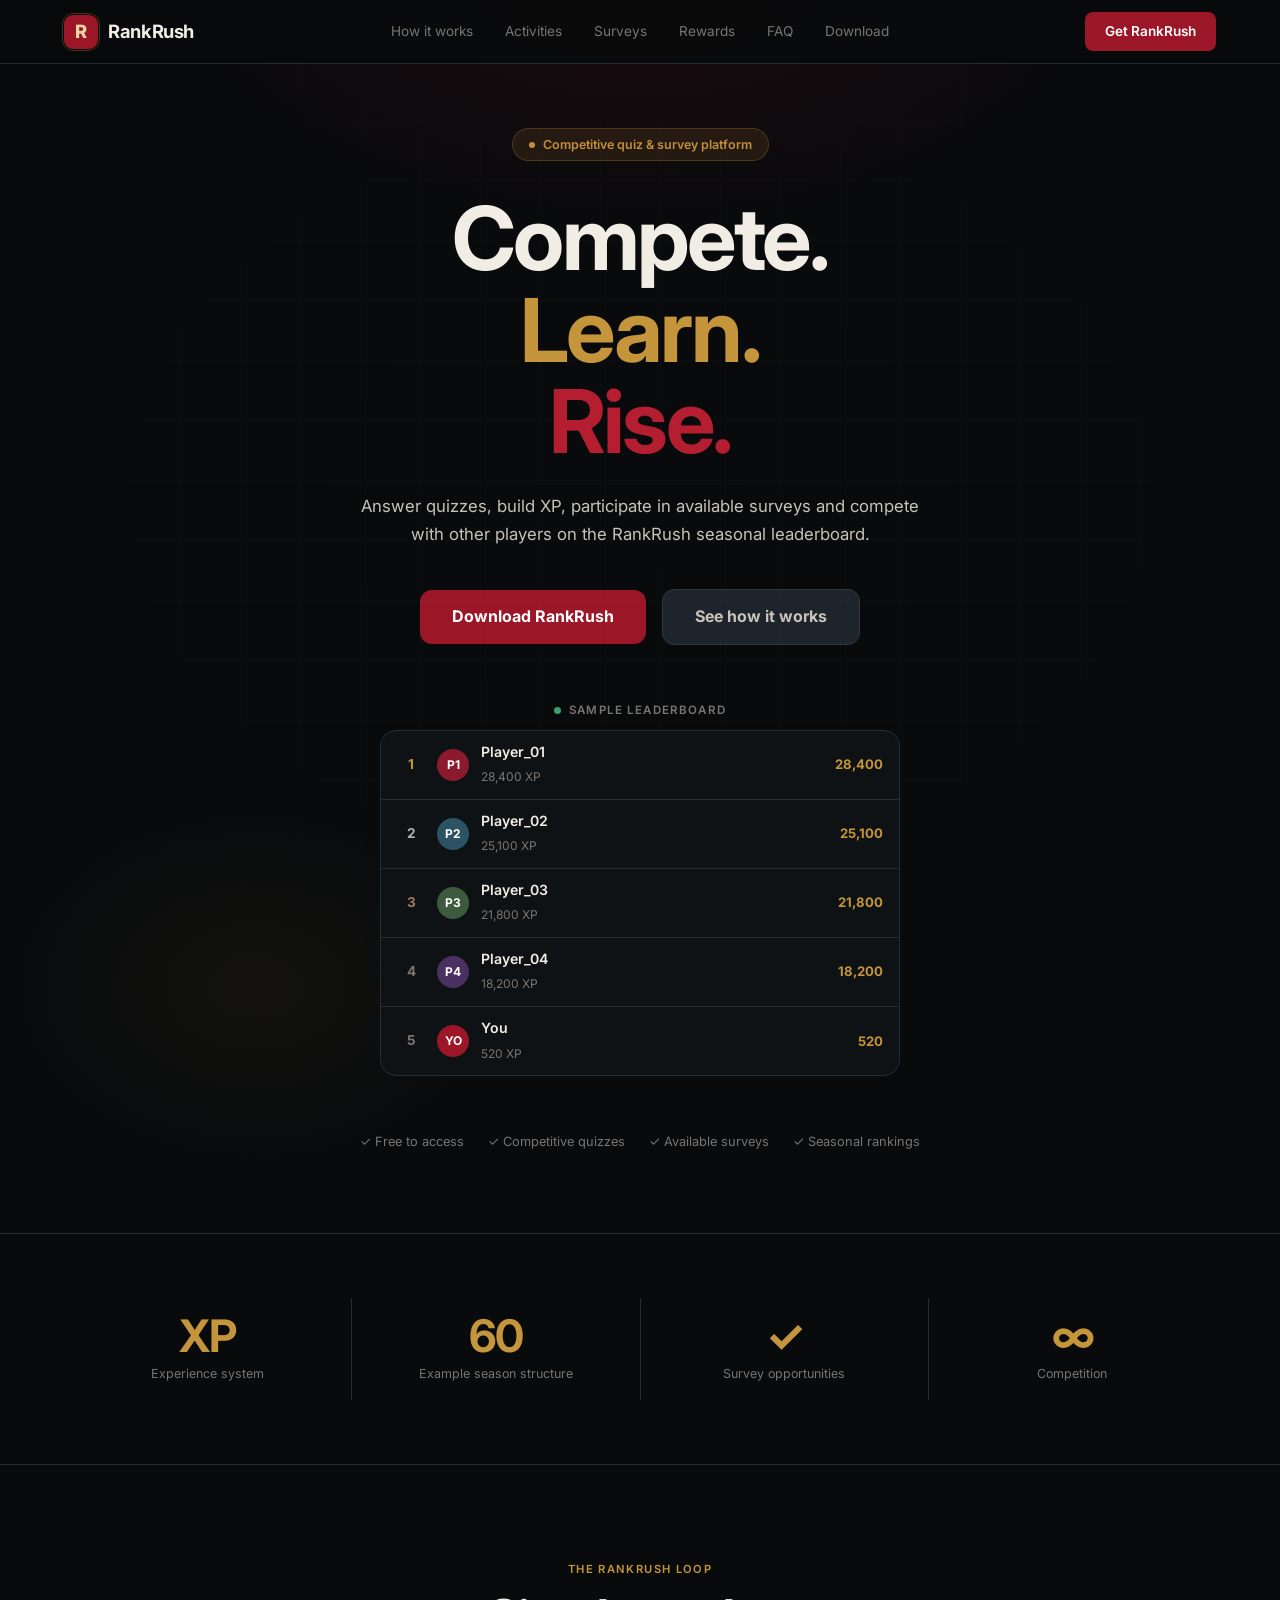
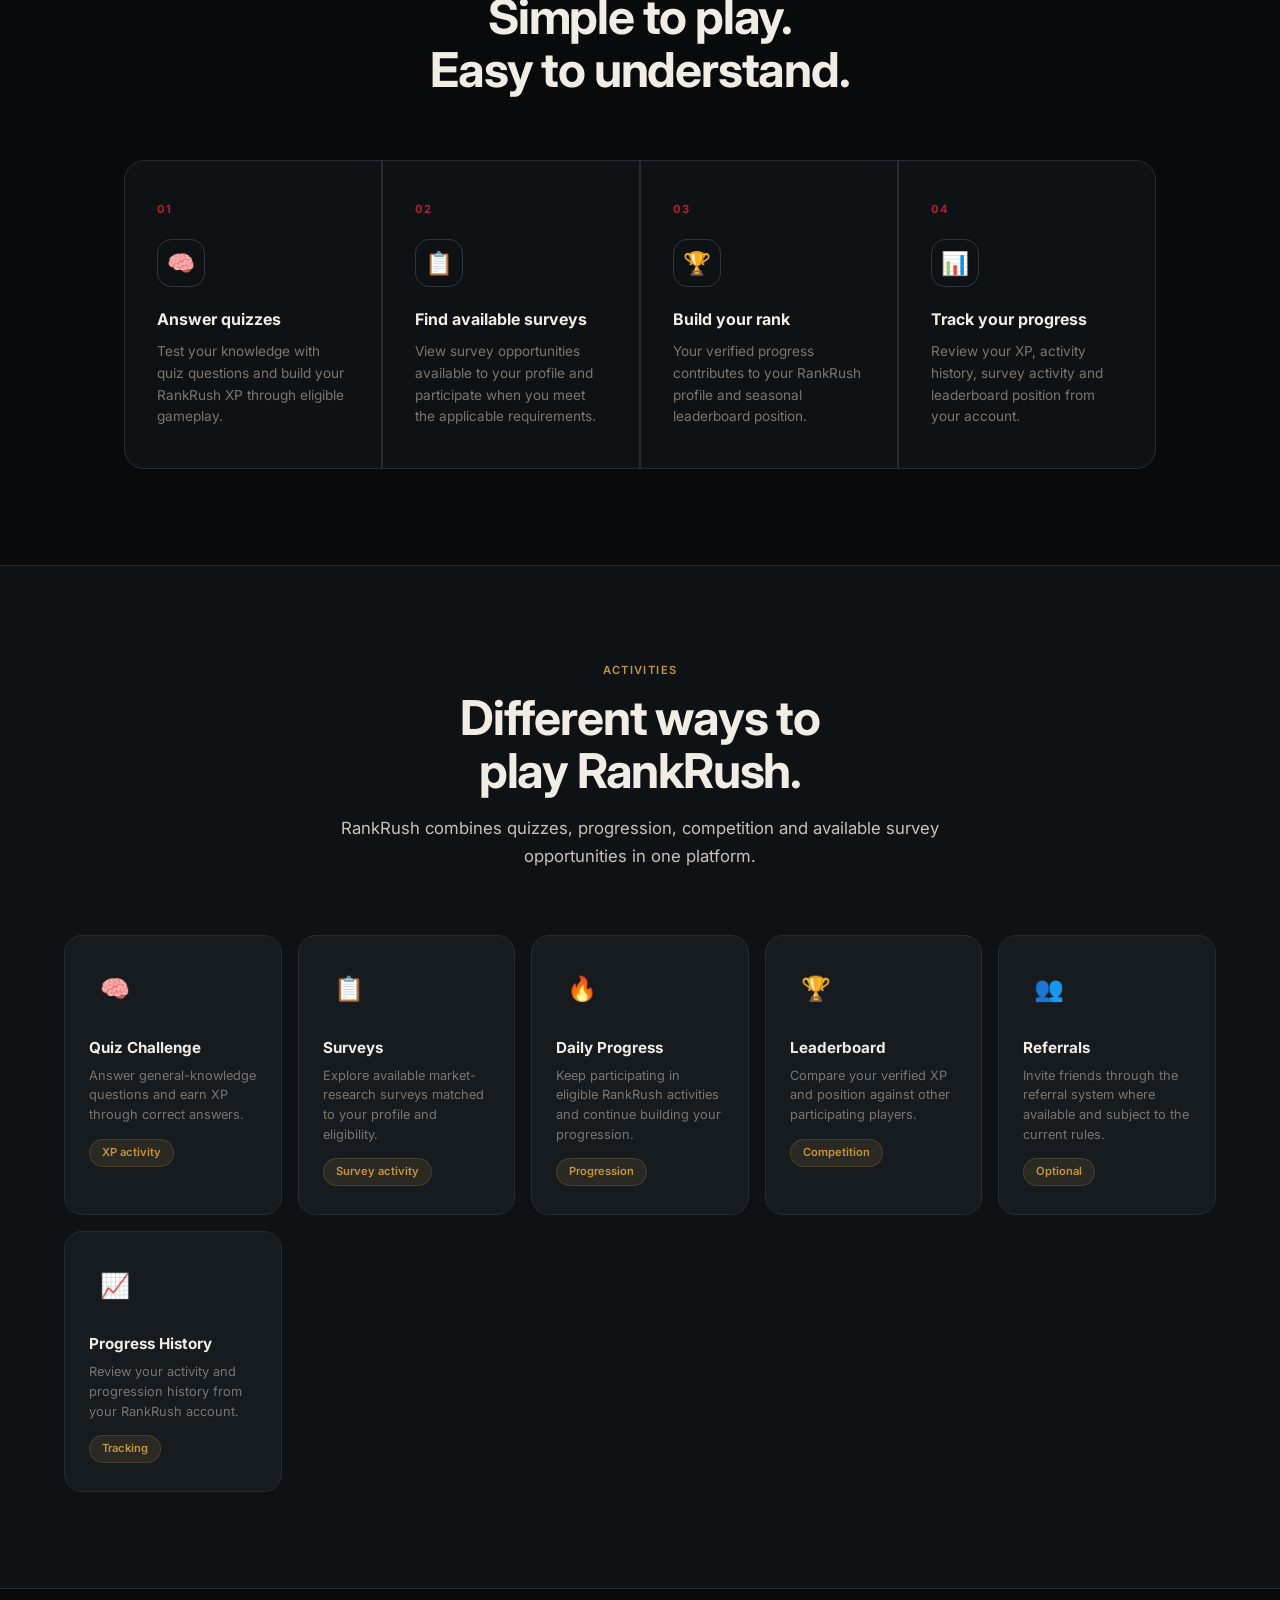
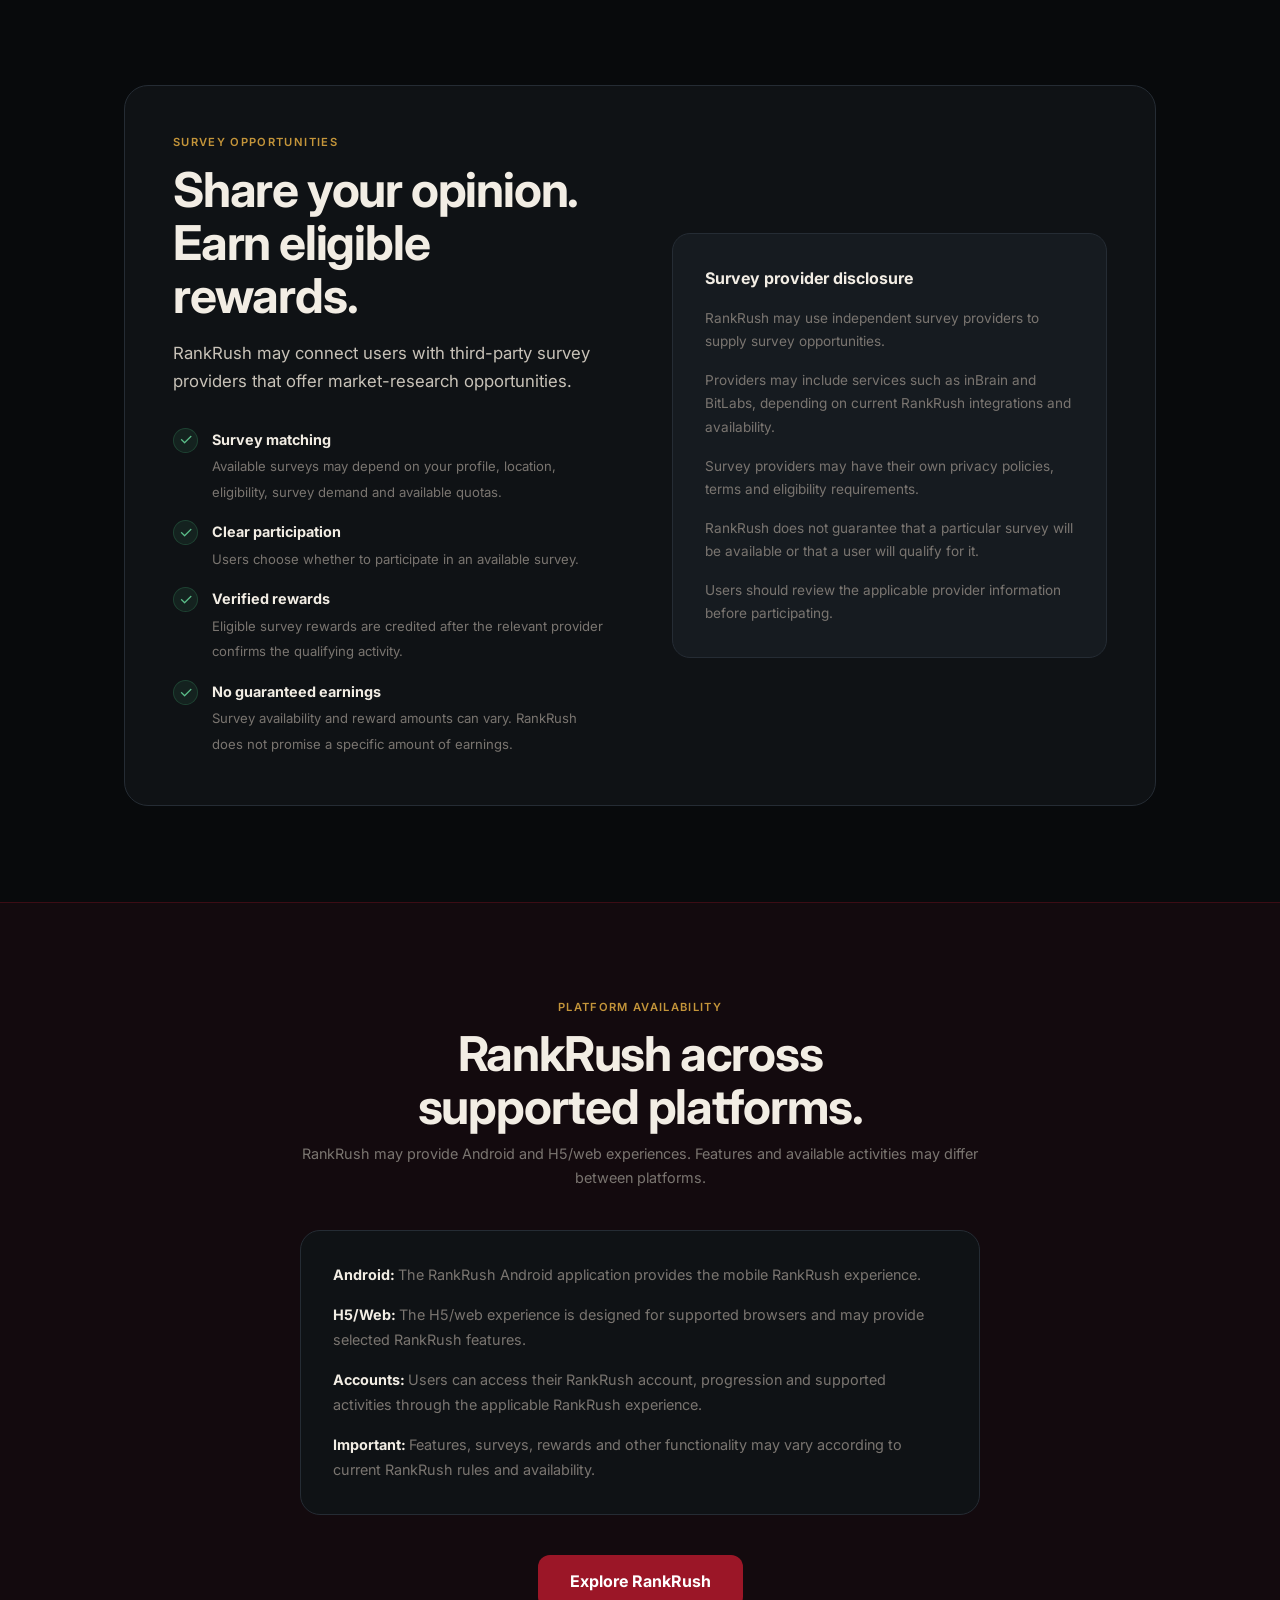
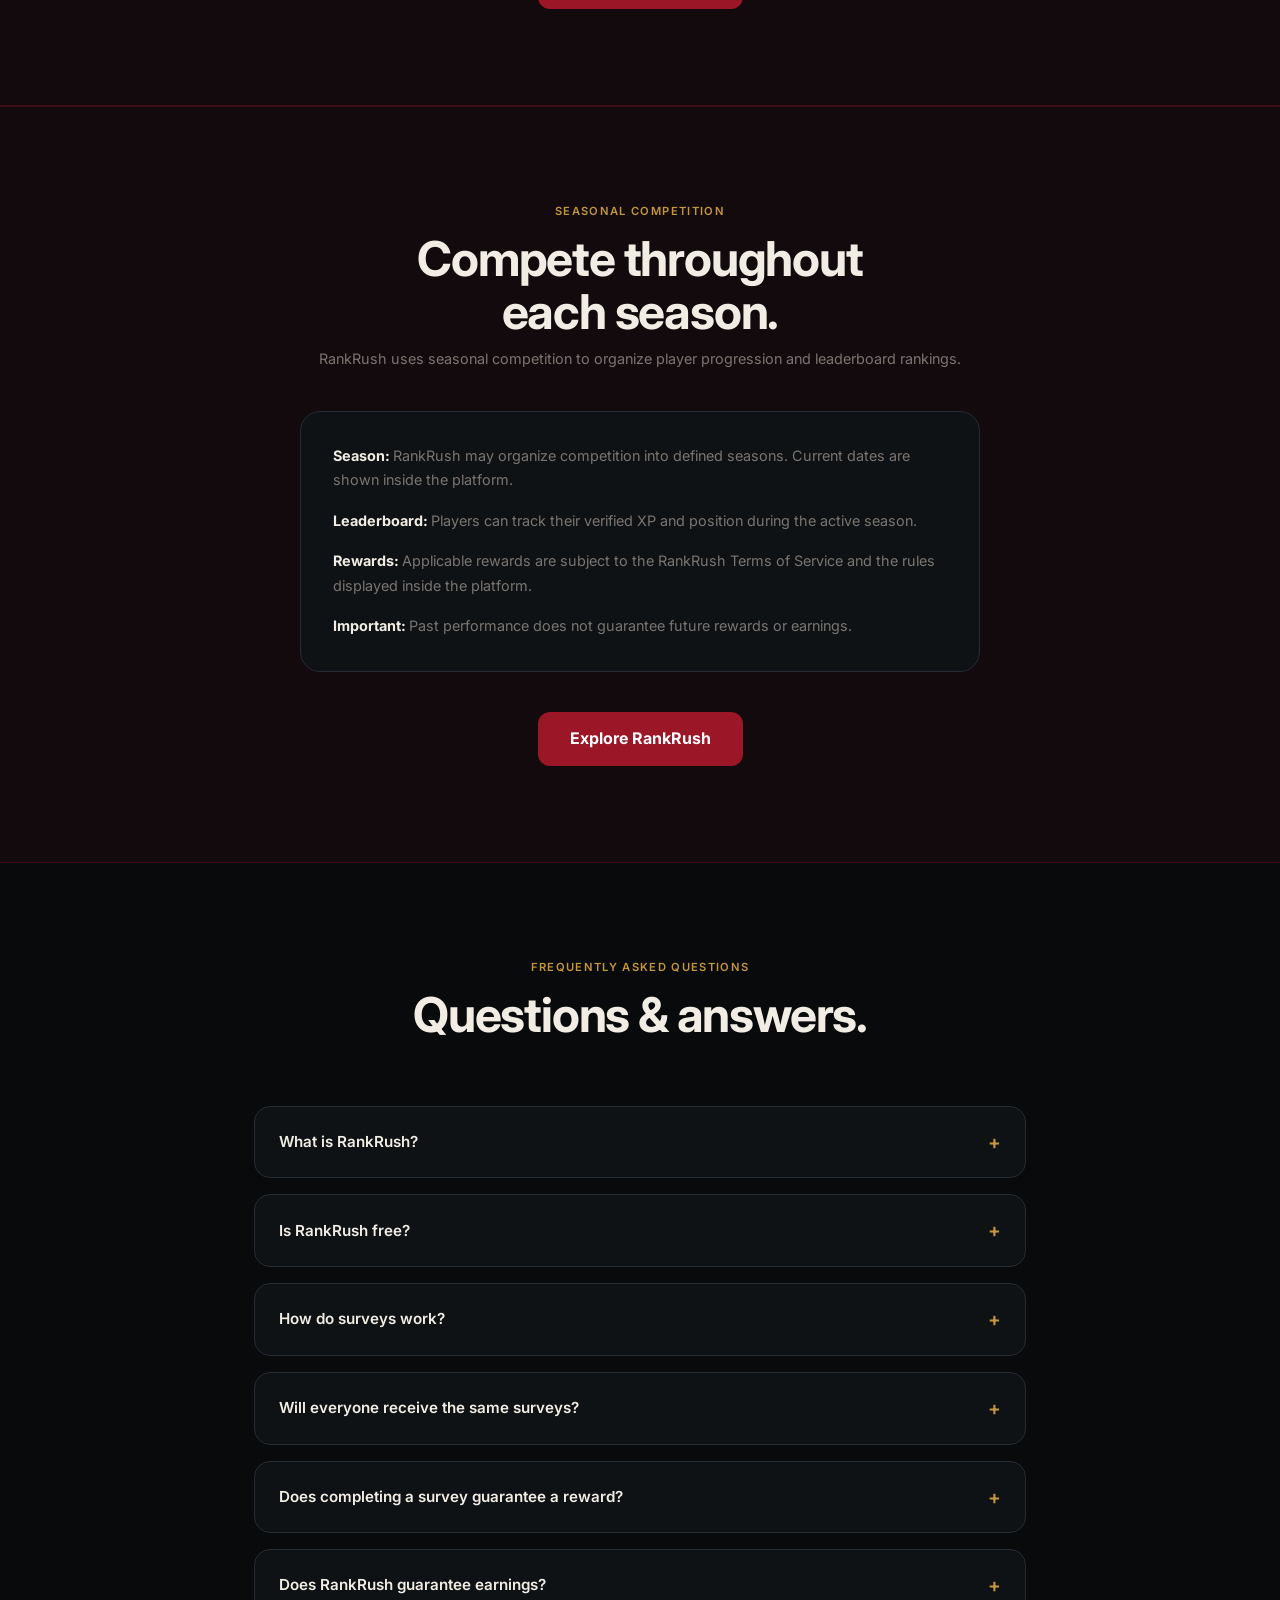
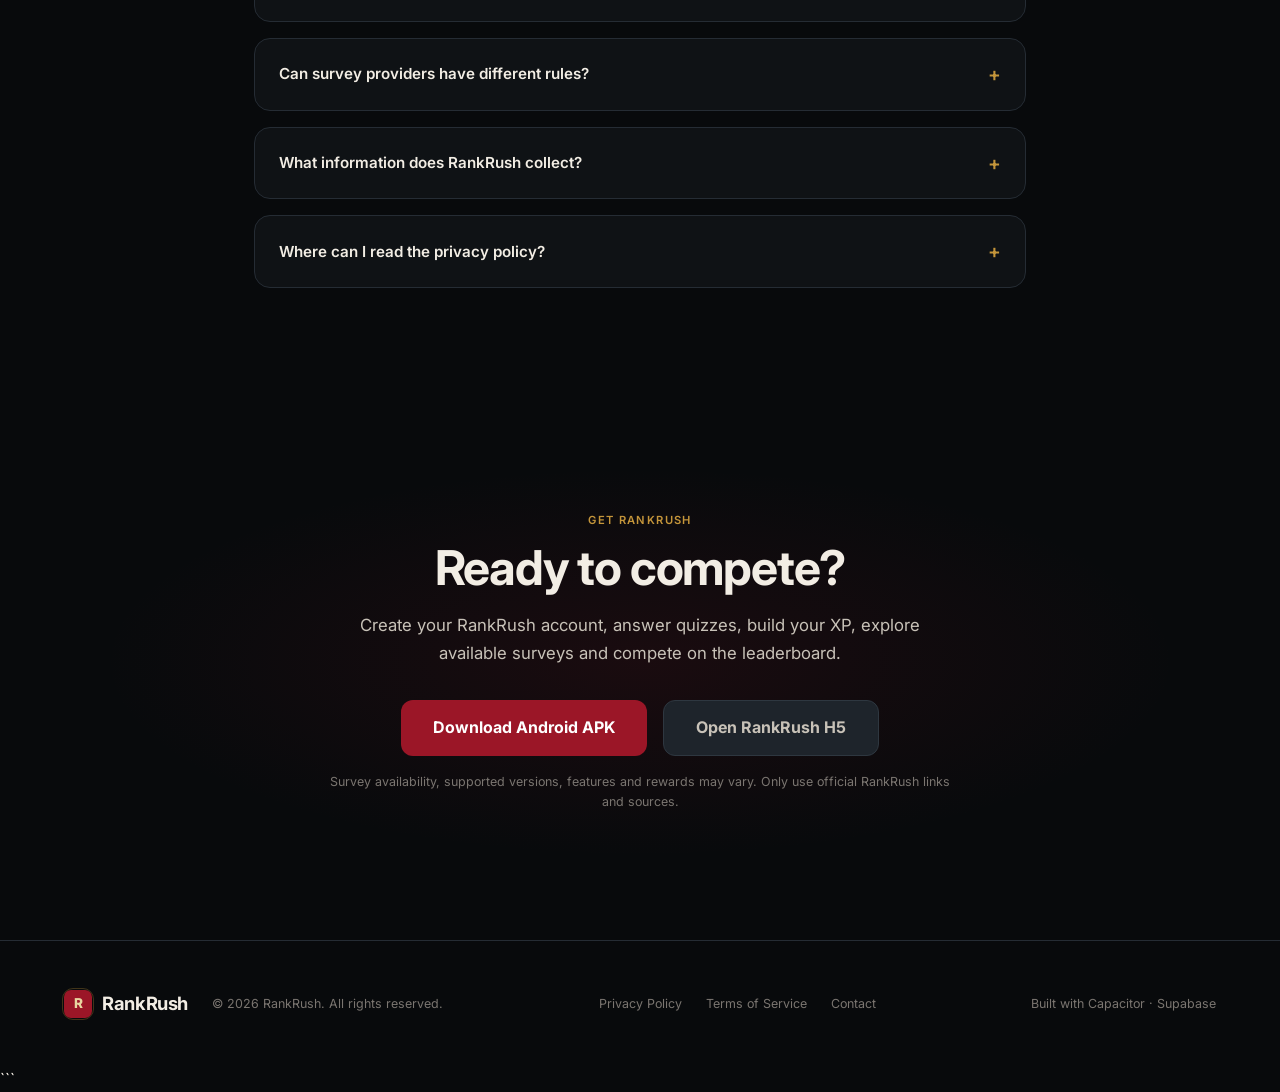
<file: landing_page/index.html>
<!DOCTYPE html>
<html lang="en">

<head>

<meta charset="UTF-8">
<meta name="viewport"
      content="width=device-width, initial-scale=1.0, maximum-scale=5.0">

<meta http-equiv="X-UA-Compatible" content="IE=edge">

<meta name="google-site-verification"
      content="mcyz2QUK9lTyLCIeyXMuZbJmGofZLSoTM7HB4ql8XZY">

<title>RankRush — Compete. Learn. Rise.</title>
<link rel="stylesheet" href="style/style.css">

<meta
  name="description"
  content="RankRush is a competitive quiz and progression platform where users answer questions, complete eligible activities, participate in available surveys, earn XP and compete on seasonal leaderboards."
>

<meta
  name="keywords"
  content="RankRush, quiz game, trivia game, survey rewards, leaderboard, competitive quiz, XP game, educational game"
>

<meta name="author" content="Usman Shehu">
<meta name="publisher" content="RankRush">

<meta
  name="robots"
  content="index, follow, max-image-preview:large, max-snippet:-1, max-video-preview:-1"
>

<link
  rel="canonical"
  href="https://rankrush-com.onrender.com/"
>

<!-- OPEN GRAPH -->

<meta property="og:type" content="website">
<meta property="og:site_name" content="RankRush">

<meta
  property="og:title"
  content="RankRush — Compete. Learn. Rise."
>

<meta
  property="og:description"
  content="Answer quizzes, complete activities, participate in available surveys, earn XP and compete on the RankRush seasonal leaderboard."
>

<meta
  property="og:url"
  content="https://rankrush-com.onrender.com/"
>

<meta
  property="og:image"
  content="https://rankrush-com.onrender.com/og-image.png"
>

<meta property="og:image:width" content="1200">
<meta property="og:image:height" content="630">

<meta
  property="og:image:alt"
  content="RankRush competitive quiz and survey platform"
>

<!-- TWITTER -->

<meta name="twitter:card" content="summary_large_image">

<meta
  name="twitter:title"
  content="RankRush — Compete. Learn. Rise."
>

<meta
  name="twitter:description"
  content="Answer quizzes, earn XP, participate in available surveys and compete on the RankRush leaderboard."
>

<meta
  name="twitter:image"
  content="https://rankrush-com.onrender.com/og-image.png"
>

<!-- MOBILE -->

<meta name="mobile-web-app-capable" content="yes">
<meta name="application-name" content="RankRush">

<meta name="apple-mobile-web-app-capable" content="yes">
<meta name="apple-mobile-web-app-title" content="RankRush">

<meta name="theme-color" content="#080A0C">

<!-- ICONS -->

<link rel="icon"
      type="image/x-icon"
      href="/favicon.ico">

<link rel="icon"
      type="image/png"
      sizes="32x32"
      href="/favicon-32x32.png">

<link rel="icon"
      type="image/png"
      sizes="16x16"
      href="/favicon-16x16.png">

<link rel="apple-touch-icon"
      sizes="180x180"
      href="/apple-touch-icon.png">

<!-- FONT -->

<link rel="preconnect"
      href="https://fonts.googleapis.com">

<link rel="preconnect"
      href="https://fonts.gstatic.com"
      crossorigin>

<link
  href="https://fonts.googleapis.com/css2?family=Inter:wght@300;400;500;600;700&display=swap"
  rel="stylesheet"
>

<!-- STRUCTURED DATA -->

<script type="application/ld+json">
{
  "@context": "https://schema.org",
  "@graph": [

    {
      "@type": "WebSite",
      "@id": "https://rankrush-com.onrender.com/#website",
      "url": "https://rankrush-com.onrender.com/",
      "name": "RankRush",
      "description": "A competitive quiz, progression and survey rewards platform.",
      "publisher": {
        "@id": "https://rankrush-com.onrender.com/#organization"
      }
    },

    {
      "@type": "Organization",
      "@id": "https://rankrush-com.onrender.com/#organization",
      "name": "RankRush",
      "url": "https://rankrush-com.onrender.com/",
      "logo": {
        "@type": "ImageObject",
        "url": "https://rankrush-com.onrender.com/logo-512.png"
      },
      "contactPoint": {
        "@type": "ContactPoint",
        "email": "zannur123456789@gmail.com",
        "contactType": "customer support"
      }
    },

    {
      "@type": "SoftwareApplication",
      "@id": "https://rankrush-com.onrender.com/#app",
      "name": "RankRush",
      "operatingSystem": "Android",
      "applicationCategory": "GameApplication",
      "applicationSubCategory": "Trivia",
      "description": "RankRush is a competitive quiz and progression platform where users answer questions, participate in eligible surveys and activities, earn XP and compete on seasonal leaderboards.",
      "url": "https://rankrush-com.onrender.com/",
      "offers": {
        "@type": "Offer",
        "price": "0",
        "priceCurrency": "USD"
      },
      "author": {
        "@type": "Person",
        "name": "Usman Shehu"
      }
    }

  ]
}
</script>

</head>


<body>

<!-- =========================================================
     NAVIGATION
========================================================= -->

<nav>

  <div class="nav-logo">

    <div class="nav-logo-mark">
      R
    </div>

    RankRush

  </div>


  <div class="nav-links">

    <a href="#how-it-works">
      How it works
    </a>

    <a href="#activities">
      Activities
    </a>

    <a href="#surveys">
      Surveys
    </a>

    <a href="#rewards">
      Rewards
    </a>

    <a href="#faq">
      FAQ
    </a>

    <a href="#download">
      Download
    </a>

  </div>


  <a href="#download" class="nav-cta">
    Get RankRush
  </a>

  <a href="#download" class="nav-mobile-cta">
    Get App
  </a>

</nav>


<!-- =========================================================
     HERO
========================================================= -->

<section class="hero">

  <div class="hero-bg"></div>
  <div class="hero-grid"></div>


  <div class="hero-eyebrow">

    <div class="hero-eyebrow-dot"></div>

    Competitive quiz & survey platform

  </div>


  <h1 class="display hero-title">

    Compete.<br>

    <span class="accent">
      Learn.
    </span><br>

    <span class="accent-red">
      Rise.
    </span>

  </h1>


  <p class="hero-sub">

    Answer quizzes, build XP, participate in
    available surveys and compete with other
    players on the RankRush seasonal leaderboard.

  </p>


  <div class="hero-actions">

    <a href="#download" class="btn-primary">
      Download RankRush
    </a>

    <a href="#how-it-works" class="btn-secondary">
      See how it works
    </a>

  </div>


  <!-- SAMPLE LEADERBOARD -->

  <div class="ticker-section reveal">

    <div class="ticker-label">

      <div class="ticker-live-dot"></div>

      Sample leaderboard

    </div>

    <div
      class="ticker-board"
      id="tickerBoard"
    ></div>

  </div>


  <div class="hero-trust">

    <span>
      ✓ Free to access
    </span>

    <span>
      ✓ Competitive quizzes
    </span>

    <span>
      ✓ Available surveys
    </span>

    <span>
      ✓ Seasonal rankings
    </span>

  </div>

</section>


<!-- =========================================================
     STATS
========================================================= -->

<div class="stats-strip reveal">

  <div class="stat-item">

    <div class="stat-val">
      <span>XP</span>
    </div>

    <div class="stat-lbl">
      Experience system
    </div>

  </div>


  <div class="stat-item">

    <div class="stat-val">
      <span>60</span>
    </div>

    <div class="stat-lbl">
      Example season structure
    </div>

  </div>


  <div class="stat-item">

    <div class="stat-val">
      <span>✓</span>
    </div>

    <div class="stat-lbl">
      Survey opportunities
    </div>

  </div>


  <div class="stat-item">

    <div class="stat-val">
      <span>∞</span>
    </div>

    <div class="stat-lbl">
      Competition
    </div>

  </div>

</div>


<!-- =========================================================
     HOW IT WORKS
========================================================= -->

<section id="how-it-works" class="section">

  <div class="section-header reveal">

    <span class="label">
      The RankRush loop
    </span>

    <h2 class="display-sm">

      Simple to play.<br>
      Easy to understand.

    </h2>

  </div>


  <div class="steps-grid reveal">


    <div class="step-card">

      <span class="step-num">
        01
      </span>

      <div class="step-icon">
        🧠
      </div>

      <div class="step-title">
        Answer quizzes
      </div>

      <div class="step-body">

        Test your knowledge with quiz questions
        and build your RankRush XP through
        eligible gameplay.

      </div>

    </div>


    <div class="step-card">

      <span class="step-num">
        02
      </span>

      <div class="step-icon">
        📋
      </div>

      <div class="step-title">
        Find available surveys
      </div>

      <div class="step-body">

        View survey opportunities available to
        your profile and participate when you
        meet the applicable requirements.

      </div>

    </div>


    <div class="step-card">

      <span class="step-num">
        03
      </span>

      <div class="step-icon">
        🏆
      </div>

      <div class="step-title">
        Build your rank
      </div>

      <div class="step-body">

        Your verified progress contributes to
        your RankRush profile and seasonal
        leaderboard position.

      </div>

    </div>


    <div class="step-card">

      <span class="step-num">
        04
      </span>

      <div class="step-icon">
        📊
      </div>

      <div class="step-title">
        Track your progress
      </div>

      <div class="step-body">

        Review your XP, activity history,
        survey activity and leaderboard
        position from your account.

      </div>

    </div>


  </div>

</section>


<!-- =========================================================
     ACTIVITIES
========================================================= -->

<section id="activities" class="activities-section">

  <div class="activities-inner">


    <div class="section-header reveal">

      <span class="label">
        Activities
      </span>

      <h2 class="display-sm">

        Different ways to<br>
        play RankRush.

      </h2>

      <p
        class="body-lg"
        style="max-width:620px;margin:1rem auto 0"
      >

        RankRush combines quizzes, progression,
        competition and available survey
        opportunities in one platform.

      </p>

    </div>


    <div class="activities-grid">


      <div class="act-card reveal">

        <div class="act-card-icon">
          🧠
        </div>

        <div class="act-card-name">
          Quiz Challenge
        </div>

        <div class="act-card-desc">

          Answer general-knowledge questions
          and earn XP through correct answers.

        </div>

        <div class="act-card-badge">
          XP activity
        </div>

      </div>


      <div class="act-card reveal">

        <div class="act-card-icon">
          📋
        </div>

        <div class="act-card-name">
          Surveys
        </div>

        <div class="act-card-desc">

          Explore available market-research
          surveys matched to your profile and
          eligibility.

        </div>

        <div class="act-card-badge">
          Survey activity
        </div>

      </div>


      <div class="act-card reveal">

        <div class="act-card-icon">
          🔥
        </div>

        <div class="act-card-name">
          Daily Progress
        </div>

        <div class="act-card-desc">

          Keep participating in eligible RankRush
          activities and continue building your
          progression.

        </div>

        <div class="act-card-badge">
          Progression
        </div>

      </div>


      <div class="act-card reveal">

        <div class="act-card-icon">
          🏆
        </div>

        <div class="act-card-name">
          Leaderboard
        </div>

        <div class="act-card-desc">

          Compare your verified XP and position
          against other participating players.

        </div>

        <div class="act-card-badge">
          Competition
        </div>

      </div>


      <div class="act-card reveal">

        <div class="act-card-icon">
          👥
        </div>

        <div class="act-card-name">
          Referrals
        </div>

        <div class="act-card-desc">

          Invite friends through the referral
          system where available and subject
          to the current rules.

        </div>

        <div class="act-card-badge">
          Optional
        </div>

      </div>


      <div class="act-card reveal">

        <div class="act-card-icon">
          📈
        </div>

        <div class="act-card-name">
          Progress History
        </div>

        <div class="act-card-desc">

          Review your activity and progression
          history from your RankRush account.

        </div>

        <div class="act-card-badge">
          Tracking
        </div>

      </div>


    </div>

  </div>

</section>


<!-- =========================================================
     SURVEYS
========================================================= -->

<section id="surveys" class="rewards-section">

  <div class="rewards-box reveal">


    <div>

      <span class="label">
        Survey opportunities
      </span>


      <h2
        class="display-sm"
        style="margin-top:.75rem"
      >

        Share your opinion.<br>
        Earn eligible rewards.

      </h2>


      <p
        class="body-lg"
        style="margin-top:1rem"
      >

        RankRush may connect users with third-party
        survey providers that offer market-research
        opportunities.

      </p>


      <div class="reward-list">


        <div class="reward-item">

          <div class="reward-check">
            ✓
          </div>

          <div>

            <strong>
              Survey matching
            </strong>

            <span>

              Available surveys may depend on
              your profile, location, eligibility,
              survey demand and available quotas.

            </span>

          </div>

        </div>


        <div class="reward-item">

          <div class="reward-check">
            ✓
          </div>

          <div>

            <strong>
              Clear participation
            </strong>

            <span>

              Users choose whether to participate
              in an available survey.

            </span>

          </div>

        </div>


        <div class="reward-item">

          <div class="reward-check">
            ✓
          </div>

          <div>

            <strong>
              Verified rewards
            </strong>

            <span>

              Eligible survey rewards are credited
              after the relevant provider confirms
              the qualifying activity.

            </span>

          </div>

        </div>


        <div class="reward-item">

          <div class="reward-check">
            ✓
          </div>

          <div>

            <strong>
              No guaranteed earnings
            </strong>

            <span>

              Survey availability and reward amounts
              can vary. RankRush does not promise
              a specific amount of earnings.

            </span>

          </div>

        </div>


      </div>

    </div>


    <div class="disclosure-box">

      <h3>
        Survey provider disclosure
      </h3>


      <p>

        RankRush may use independent survey
        providers to supply survey opportunities.

      </p>


      <p>

        Providers may include services such as
        inBrain and BitLabs, depending on current
        RankRush integrations and availability.

      </p>


      <p>

        Survey providers may have their own
        privacy policies, terms and eligibility
        requirements.

      </p>


      <p>

        RankRush does not guarantee that a
        particular survey will be available or
        that a user will qualify for it.

      </p>


      <p>

        Users should review the applicable
        provider information before participating.

      </p>

    </div>


  </div>

</section>


<!-- =========================================================
     PLATFORM
========================================================= -->

<section class="season-section">

  <div class="season-inner">


    <div class="reveal">

      <span class="label">
        Platform availability
      </span>


      <h2
        class="display-sm"
        style="margin:.75rem 0 .5rem"
      >

        RankRush across<br>
        supported platforms.

      </h2>


      <p class="body">

        RankRush may provide Android and H5/web
        experiences. Features and available
        activities may differ between platforms.

      </p>

    </div>


    <div class="season-info reveal">


      <p>

        <strong style="color:var(--cream)">
          Android:
        </strong>

        The RankRush Android application provides
        the mobile RankRush experience.

      </p>


      <p>

        <strong style="color:var(--cream)">
          H5/Web:
        </strong>

        The H5/web experience is designed for
        supported browsers and may provide
        selected RankRush features.

      </p>


      <p>

        <strong style="color:var(--cream)">
          Accounts:
        </strong>

        Users can access their RankRush account,
        progression and supported activities
        through the applicable RankRush experience.

      </p>


      <p>

        <strong style="color:var(--cream)">
          Important:
        </strong>

        Features, surveys, rewards and other
        functionality may vary according to
        current RankRush rules and availability.

      </p>


    </div>


    <a
      href="#download"
      class="btn-primary reveal"
    >
      Explore RankRush
    </a>


  </div>

</section>


<!-- =========================================================
     SEASONS
========================================================= -->

<section class="season-section">

  <div class="season-inner">


    <div class="reveal">

      <span class="label">
        Seasonal competition
      </span>


      <h2
        class="display-sm"
        style="margin:.75rem 0 .5rem"
      >

        Compete throughout<br>
        each season.

      </h2>


      <p class="body">

        RankRush uses seasonal competition to
        organize player progression and
        leaderboard rankings.

      </p>

    </div>


    <div class="season-info reveal">


      <p>

        <strong style="color:var(--cream)">
          Season:
        </strong>

        RankRush may organize competition into
        defined seasons. Current dates are shown
        inside the platform.

      </p>


      <p>

        <strong style="color:var(--cream)">
          Leaderboard:
        </strong>

        Players can track their verified XP and
        position during the active season.

      </p>


      <p>

        <strong style="color:var(--cream)">
          Rewards:
        </strong>

        Applicable rewards are subject to the
        RankRush Terms of Service and the rules
        displayed inside the platform.

      </p>


      <p>

        <strong style="color:var(--cream)">
          Important:
        </strong>

        Past performance does not guarantee
        future rewards or earnings.

      </p>


    </div>


    <a
      href="#download"
      class="btn-primary reveal"
    >
      Explore RankRush
    </a>


  </div>

</section>


<!-- =========================================================
     FAQ
========================================================= -->

<section id="faq" class="faq-section">

  <div class="section-header reveal">

    <span class="label">
      Frequently asked questions
    </span>

    <h2 class="display-sm">
      Questions & answers.
    </h2>

  </div>


  <div class="faq-list">


    <div class="faq-item reveal">

      <button
        class="faq-question"
        type="button"
      >

        <span>
          What is RankRush?
        </span>

        <span class="faq-plus">
          +
        </span>

      </button>


      <div class="faq-answer">

        RankRush is a competitive quiz and
        progression platform where users can
        answer questions, participate in
        available activities and surveys,
        earn XP and compete on seasonal
        leaderboards.

      </div>

    </div>


    <div class="faq-item reveal">

      <button
        class="faq-question"
        type="button"
      >

        <span>
          Is RankRush free?
        </span>

        <span class="faq-plus">
          +
        </span>

      </button>


      <div class="faq-answer">

        RankRush is designed to be free to
        access. Some activities and features
        depend on availability and eligibility.

      </div>

    </div>


    <div class="faq-item reveal">

      <button
        class="faq-question"
        type="button"
      >

        <span>
          How do surveys work?
        </span>

        <span class="faq-plus">
          +
        </span>

      </button>


      <div class="faq-answer">

        RankRush may display survey opportunities
        supplied by independent survey providers.
        Available surveys depend on factors such
        as user profile, location, eligibility and
        survey demand.

      </div>

    </div>


    <div class="faq-item reveal">

      <button
        class="faq-question"
        type="button"
      >

        <span>
          Will everyone receive the same surveys?
        </span>

        <span class="faq-plus">
          +
        </span>

      </button>


      <div class="faq-answer">

        No. Survey availability can differ between
        users because providers match surveys using
        eligibility, profile information, location,
        quotas and research requirements.

      </div>

    </div>


    <div class="faq-item reveal">

      <button
        class="faq-question"
        type="button"
      >

        <span>
          Does completing a survey guarantee a reward?
        </span>

        <span class="faq-plus">
          +
        </span>

      </button>


      <div class="faq-answer">

        Eligible rewards are normally credited after
        the applicable survey provider confirms the
        qualifying activity. Invalid, rejected,
        reversed or fraudulent activity may not
        receive a reward.

      </div>

    </div>


    <div class="faq-item reveal">

      <button
        class="faq-question"
        type="button"
      >

        <span>
          Does RankRush guarantee earnings?
        </span>

        <span class="faq-plus">
          +
        </span>

      </button>


      <div class="faq-answer">

        No. RankRush does not guarantee a particular
        amount of earnings from surveys, quizzes,
        referrals or other activities.

      </div>

    </div>


    <div class="faq-item reveal">

      <button
        class="faq-question"
        type="button"
      >

        <span>
          Can survey providers have different rules?
        </span>

        <span class="faq-plus">
          +
        </span>

      </button>


      <div class="faq-answer">

        Yes. Third-party survey providers may have
        their own privacy policies, Terms of Service,
        age requirements, country restrictions and
        survey eligibility requirements.

      </div>

    </div>


    <div class="faq-item reveal">

      <button
        class="faq-question"
        type="button"
      >

        <span>
          What information does RankRush collect?
        </span>

        <span class="faq-plus">
          +
        </span>

      </button>


      <div class="faq-answer">

        Depending on the features you use, RankRush
        may collect account information, XP,
        activity history, reward information,
        session information and technical data.
        Survey providers may separately collect
        information required for their services.

      </div>

    </div>


    <div class="faq-item reveal">

      <button
        class="faq-question"
        type="button"
      >

        <span>
          Where can I read the privacy policy?
        </span>

        <span class="faq-plus">
          +
        </span>

      </button>


      <div class="faq-answer">

        The current RankRush Privacy Policy is
        available from the website footer and
        inside the platform where applicable.

      </div>

    </div>


  </div>

</section>


<!-- =========================================================
     DOWNLOAD
========================================================= -->

<section id="download" class="download-section">

  <div class="download-inner">


    <div class="reveal">

      <span class="label">
        Get RankRush
      </span>


      <h2
        class="display-sm"
        style="margin:.75rem 0 1rem"
      >

        Ready to compete?

      </h2>


      <p class="body-lg">

        Create your RankRush account, answer
        quizzes, build your XP, explore available
        surveys and compete on the leaderboard.

      </p>

    </div>


    <div class="download-actions reveal">


      <a
        href="./download/android/RankRush.apk"
        class="btn-primary"
      >
        Download Android APK
      </a>


      <a
        href="https://web-rankrush.onrender.com"
        class="btn-secondary"
      >
        Open RankRush H5
      </a>


    </div>


    <p class="download-note">

      Survey availability, supported versions,
      features and rewards may vary. Only use
      official RankRush links and sources.

    </p>


  </div>

</section>


<!-- =========================================================
     FOOTER
========================================================= -->

<footer>


  <div class="footer-left">

    <div class="nav-logo">

      <div
        class="nav-logo-mark"
        style="
          width:28px;
          height:28px;
          border-radius:7px;
          font-size:.85rem;
        "
      >
        R
      </div>

      RankRush

    </div>


    <span class="footer-copy">

      © 2026 RankRush. All rights reserved.

    </span>

  </div>


  <div class="footer-links">

    <a href="/privacy.html">
      Privacy Policy
    </a>

    <a href="/terms.html">
      Terms of Service
    </a>

    <a href="mailto:zannur123456789@gmail.com">
      Contact
    </a>

  </div>


  <div class="footer-right">

    Built with Capacitor · Supabase

  </div>


</footer>


<!-- =========================================================
     JAVASCRIPT
========================================================= -->

<script>

/* =========================================================
   SAMPLE LEADERBOARD
========================================================= */

const PLAYERS = [

  {
    name: "Player_01",
    xp: 28400,
    av: "P1",
    col: "#8B1A2E"
  },

  {
    name: "Player_02",
    xp: 25100,
    av: "P2",
    col: "#2C5364"
  },

  {
    name: "Player_03",
    xp: 21800,
    av: "P3",
    col: "#3D5A3E"
  },

  {
    name: "Player_04",
    xp: 18200,
    av: "P4",
    col: "#4A3060"
  },

  {
    name: "You",
    xp: 520,
    av: "YO",
    col: "#9B1627",
    me: true
  }

];


function renderTicker(){

  const board =
    document.getElementById("tickerBoard");

  if(!board){
    return;
  }


  const sorted =
    [...PLAYERS].sort(
      (a,b) => b.xp - a.xp
    );


  board.innerHTML =
    sorted.map((player,index) => {

      const rankClass =
        index === 0
          ? "r1"
          : index === 1
          ? "r2"
          : index === 2
          ? "r3"
          : "";


      return `

        <div class="ticker-row">

          <div class="ticker-rank ${rankClass}">
            ${index + 1}
          </div>


          <div
            class="ticker-av"
            style="background:${player.col}"
          >
            ${player.av}
          </div>


          <div class="ticker-info">

            <strong>
              ${player.me ? "You" : player.name}
            </strong>

            <span>
              ${player.xp.toLocaleString()} XP
            </span>

          </div>


          <div class="ticker-xp">
            ${player.xp.toLocaleString()}
          </div>

        </div>

      `;

    }).join("");

}


renderTicker();


/* =========================================================
   FAQ
========================================================= */

document
  .querySelectorAll(".faq-question")
  .forEach(button => {

    button.addEventListener("click", () => {

      const item =
        button.closest(".faq-item");

      const isOpen =
        item.classList.contains("open");


      document
        .querySelectorAll(".faq-item")
        .forEach(other => {

          other.classList.remove("open");


          const plus =
            other.querySelector(".faq-plus");


          if(plus){
            plus.textContent = "+";
          }

        });


      if(!isOpen){

        item.classList.add("open");


        const plus =
          item.querySelector(".faq-plus");


        if(plus){
          plus.textContent = "−";
        }

      }

    });

  });


/* =========================================================
   SCROLL REVEAL
========================================================= */

const revealObserver =
  new IntersectionObserver(

    entries => {

      entries.forEach(entry => {

        if(entry.isIntersecting){

          entry.target.classList.add("visible");

          revealObserver.unobserve(
            entry.target
          );

        }

      });

    },

    {
      threshold:0.12
    }

  );


document
  .querySelectorAll(".reveal")
  .forEach(element => {

    revealObserver.observe(element);

  });


/* =========================================================
   SMOOTH INTERNAL NAVIGATION
========================================================= */

document
  .querySelectorAll('a[href^="#"]')
  .forEach(link => {

    link.addEventListener("click", event => {

      const targetId =
        link.getAttribute("href");


      if(
        !targetId ||
        targetId === "#"
      ){
        return;
      }


      const target =
        document.querySelector(targetId);


      if(target){

        event.preventDefault();


        target.scrollIntoView({

          behavior:"smooth",

          block:"start"

        });

      }

    });

  });

</script>

</body>
</html>
```
</file>
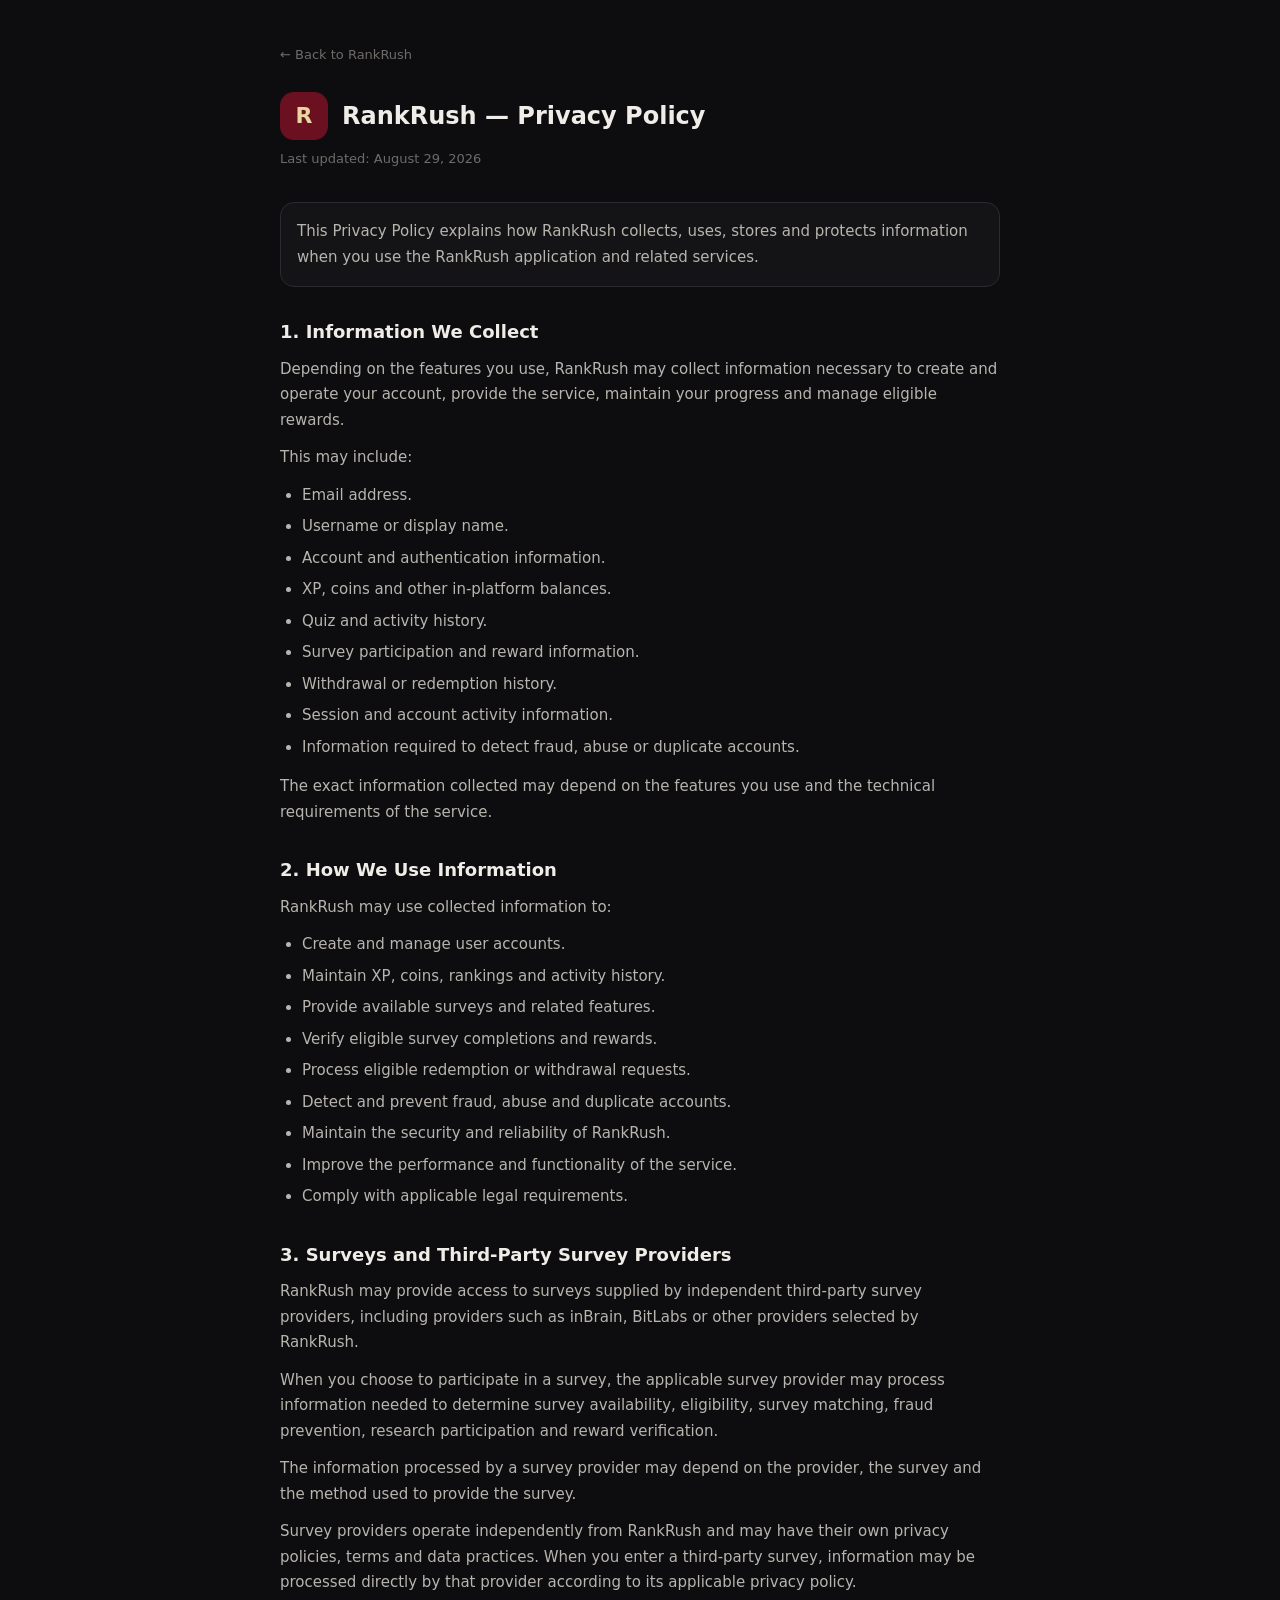
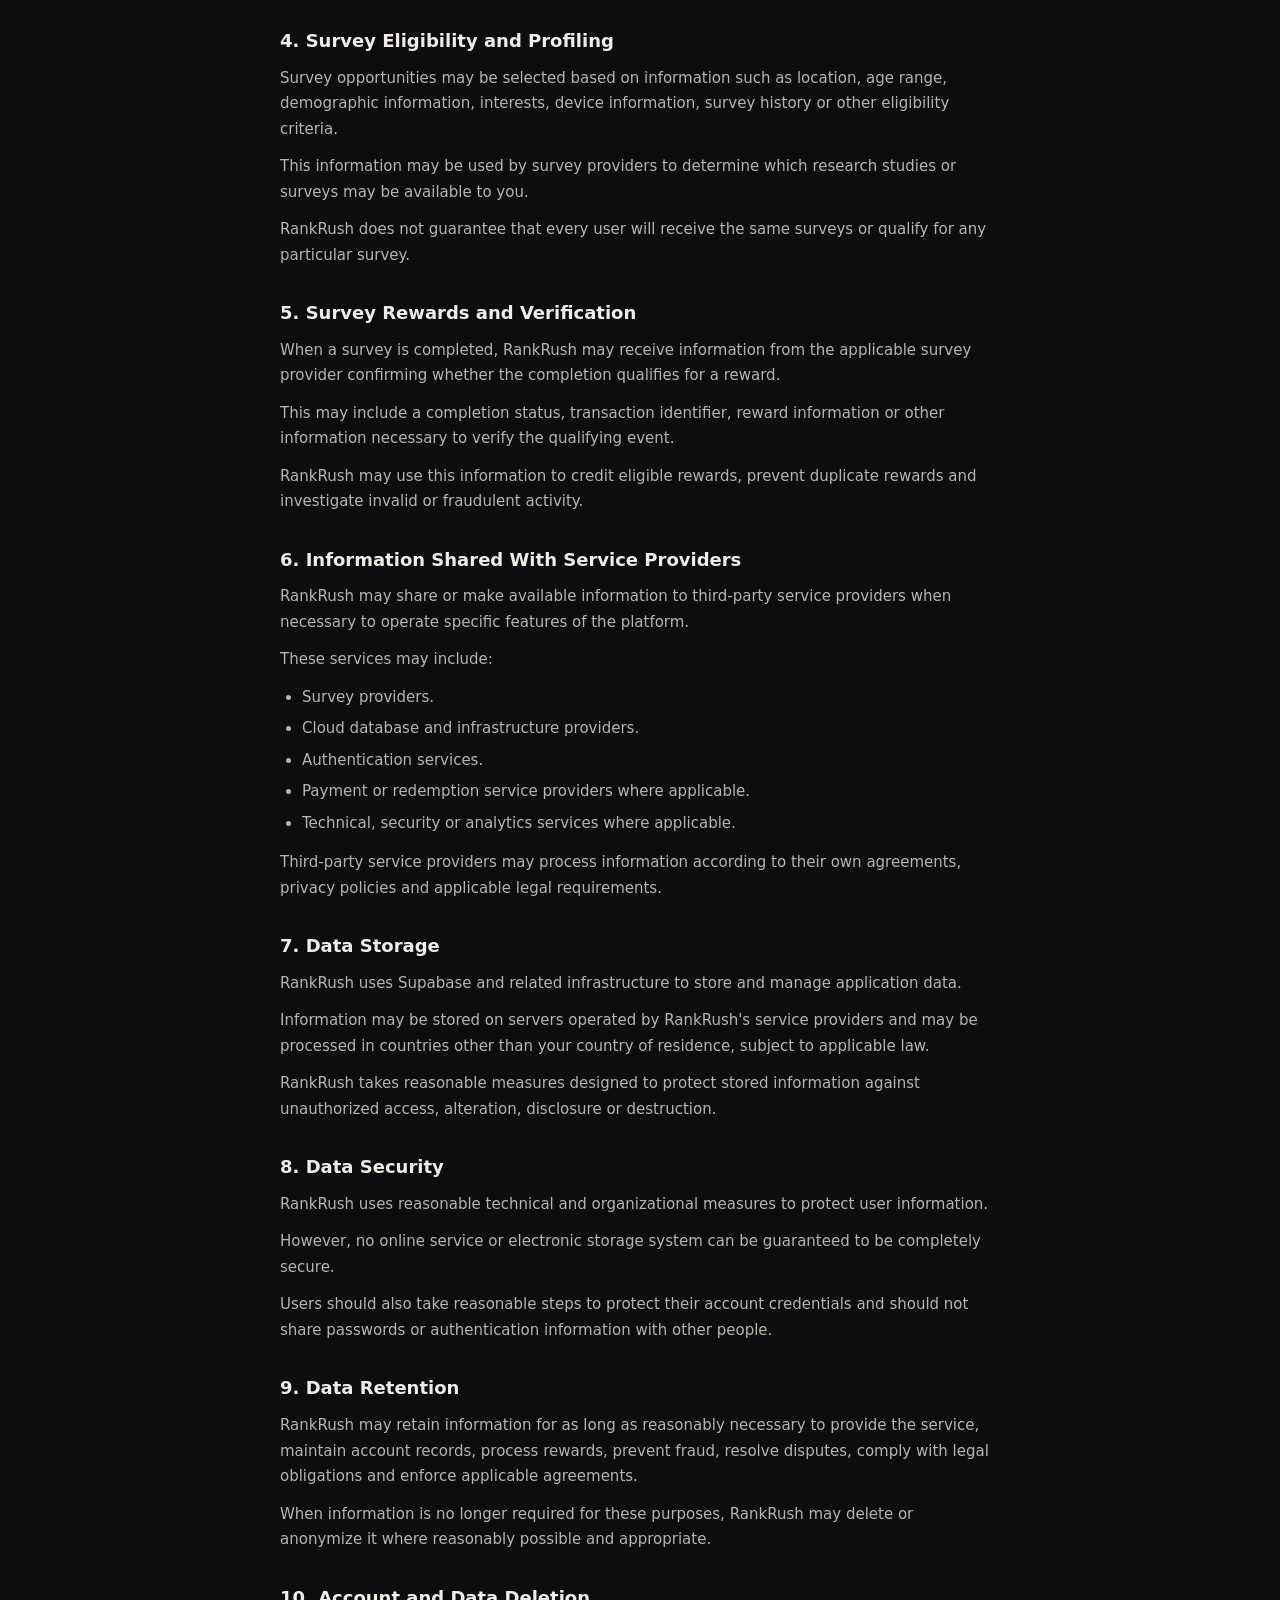
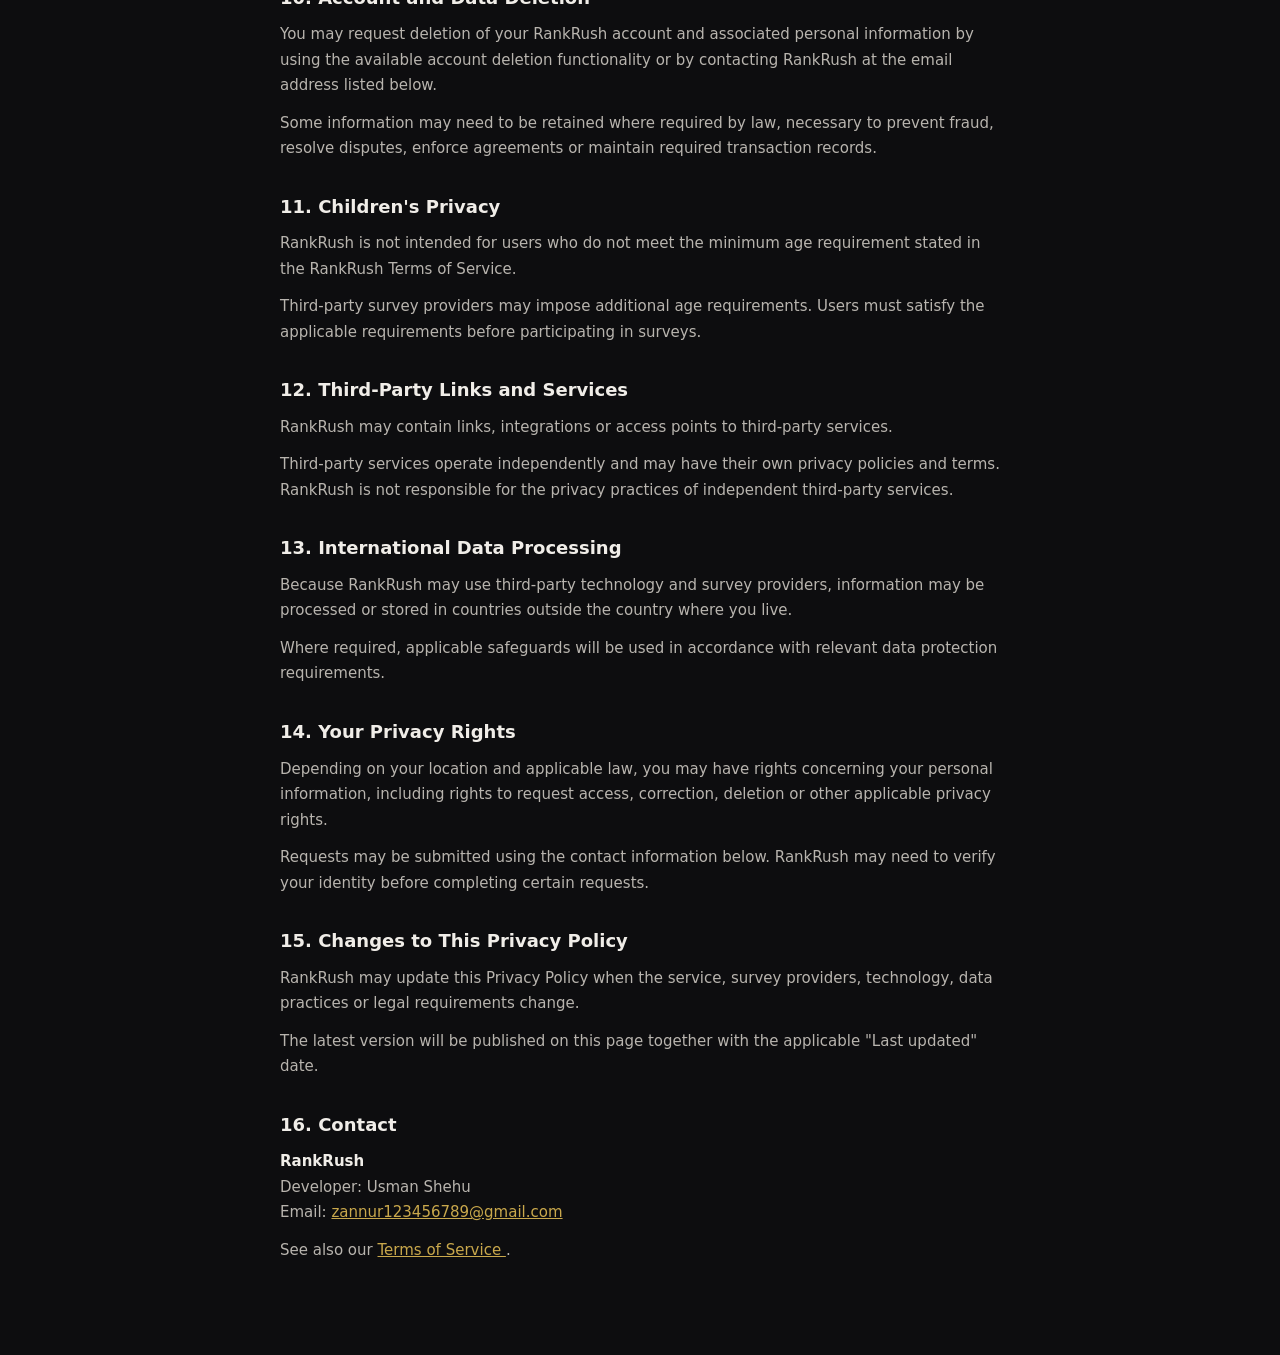
<file: landing_page/privacy.html>
<!DOCTYPE html>
<html lang="en">
<head>
<meta charset="UTF-8">
<meta name="viewport" content="width=device-width, initial-scale=1.0">

<title>RankRush — Privacy Policy</title>

<style>
:root{
  --bg0:#0D0D0F;
  --bg1:#141416;
  --bg2:#1C1C20;
  --border:#2A2A30;
  --text:#F0EDE8;
  --text2:#B8B4AE;
  --text3:#6E6B68;
  --gold:#C9A84C;
  --crimson:#6B1020;
}

*{
  box-sizing:border-box;
  margin:0;
  padding:0;
}

body{
  background:var(--bg0);
  color:var(--text);
  font-family:-apple-system,BlinkMacSystemFont,"Segoe UI",system-ui,sans-serif;
  line-height:1.7;
}

.wrap{
  max-width:760px;
  margin:0 auto;
  padding:40px 20px 80px;
}

.back{
  display:inline-block;
  margin-bottom:26px;
  color:var(--text3);
  font-size:13px;
  text-decoration:none;
}

.back:hover{
  color:var(--gold);
}

.hero{
  display:flex;
  align-items:center;
  gap:14px;
  margin-bottom:8px;
}

.logo{
  width:48px;
  height:48px;
  border-radius:14px;
  background:var(--crimson);
  display:flex;
  align-items:center;
  justify-content:center;
  font-size:22px;
  font-weight:800;
  color:#E8D5A0;
  flex-shrink:0;
}

h1{
  font-size:24px;
  font-weight:800;
}

.updated{
  color:var(--text3);
  font-size:13px;
  margin:6px 0 32px;
}

h2{
  font-size:18px;
  margin:30px 0 9px;
}

p{
  color:var(--text2);
  font-size:15px;
  margin-bottom:12px;
}

ul{
  margin:8px 0 14px 22px;
  color:var(--text2);
  font-size:15px;
}

li{
  margin-bottom:6px;
}

a{
  color:var(--gold);
}

.notice{
  background:var(--bg1);
  border:1px solid var(--border);
  border-radius:14px;
  padding:16px;
  margin:20px 0;
}

.notice p{
  margin:0;
}

strong{
  color:var(--text);
}
</style>
</head>

<body>

<div class="wrap">

<a class="back" href="https://rankrush-com.onrender.com/">
← Back to RankRush
</a>

<div class="hero">
  <div class="logo">R</div>
  <h1>RankRush — Privacy Policy</h1>
</div>

<div class="updated">
Last updated: August 29, 2026
</div>

<div class="notice">
  <p>
    This Privacy Policy explains how RankRush collects, uses,
    stores and protects information when you use the RankRush
    application and related services.
  </p>
</div>

<h2>1. Information We Collect</h2>

<p>
Depending on the features you use, RankRush may collect
information necessary to create and operate your account,
provide the service, maintain your progress and manage
eligible rewards.
</p>

<p>
This may include:
</p>

<ul>
  <li>Email address.</li>
  <li>Username or display name.</li>
  <li>Account and authentication information.</li>
  <li>XP, coins and other in-platform balances.</li>
  <li>Quiz and activity history.</li>
  <li>Survey participation and reward information.</li>
  <li>Withdrawal or redemption history.</li>
  <li>Session and account activity information.</li>
  <li>Information required to detect fraud, abuse or duplicate accounts.</li>
</ul>

<p>
The exact information collected may depend on the features
you use and the technical requirements of the service.
</p>

<h2>2. How We Use Information</h2>

<p>
RankRush may use collected information to:
</p>

<ul>
  <li>Create and manage user accounts.</li>
  <li>Maintain XP, coins, rankings and activity history.</li>
  <li>Provide available surveys and related features.</li>
  <li>Verify eligible survey completions and rewards.</li>
  <li>Process eligible redemption or withdrawal requests.</li>
  <li>Detect and prevent fraud, abuse and duplicate accounts.</li>
  <li>Maintain the security and reliability of RankRush.</li>
  <li>Improve the performance and functionality of the service.</li>
  <li>Comply with applicable legal requirements.</li>
</ul>

<h2>3. Surveys and Third-Party Survey Providers</h2>

<p>
RankRush may provide access to surveys supplied by independent
third-party survey providers, including providers such as
inBrain, BitLabs or other providers selected by RankRush.
</p>

<p>
When you choose to participate in a survey, the applicable
survey provider may process information needed to determine
survey availability, eligibility, survey matching, fraud
prevention, research participation and reward verification.
</p>

<p>
The information processed by a survey provider may depend on
the provider, the survey and the method used to provide the
survey.
</p>

<p>
Survey providers operate independently from RankRush and may
have their own privacy policies, terms and data practices.
When you enter a third-party survey, information may be
processed directly by that provider according to its applicable
privacy policy.
</p>

<h2>4. Survey Eligibility and Profiling</h2>

<p>
Survey opportunities may be selected based on information such
as location, age range, demographic information, interests,
device information, survey history or other eligibility criteria.
</p>

<p>
This information may be used by survey providers to determine
which research studies or surveys may be available to you.
</p>

<p>
RankRush does not guarantee that every user will receive the
same surveys or qualify for any particular survey.
</p>

<h2>5. Survey Rewards and Verification</h2>

<p>
When a survey is completed, RankRush may receive information
from the applicable survey provider confirming whether the
completion qualifies for a reward.
</p>

<p>
This may include a completion status, transaction identifier,
reward information or other information necessary to verify
the qualifying event.
</p>

<p>
RankRush may use this information to credit eligible rewards,
prevent duplicate rewards and investigate invalid or fraudulent
activity.
</p>

<h2>6. Information Shared With Service Providers</h2>

<p>
RankRush may share or make available information to third-party
service providers when necessary to operate specific features
of the platform.
</p>

<p>
These services may include:
</p>

<ul>
  <li>Survey providers.</li>
  <li>Cloud database and infrastructure providers.</li>
  <li>Authentication services.</li>
  <li>Payment or redemption service providers where applicable.</li>
  <li>Technical, security or analytics services where applicable.</li>
</ul>

<p>
Third-party service providers may process information according
to their own agreements, privacy policies and applicable legal
requirements.
</p>

<h2>7. Data Storage</h2>

<p>
RankRush uses Supabase and related infrastructure to store and
manage application data.
</p>

<p>
Information may be stored on servers operated by RankRush's
service providers and may be processed in countries other than
your country of residence, subject to applicable law.
</p>

<p>
RankRush takes reasonable measures designed to protect stored
information against unauthorized access, alteration, disclosure
or destruction.
</p>

<h2>8. Data Security</h2>

<p>
RankRush uses reasonable technical and organizational measures
to protect user information.
</p>

<p>
However, no online service or electronic storage system can be
guaranteed to be completely secure.
</p>

<p>
Users should also take reasonable steps to protect their account
credentials and should not share passwords or authentication
information with other people.
</p>

<h2>9. Data Retention</h2>

<p>
RankRush may retain information for as long as reasonably
necessary to provide the service, maintain account records,
process rewards, prevent fraud, resolve disputes, comply with
legal obligations and enforce applicable agreements.
</p>

<p>
When information is no longer required for these purposes,
RankRush may delete or anonymize it where reasonably possible
and appropriate.
</p>

<h2>10. Account and Data Deletion</h2>

<p>
You may request deletion of your RankRush account and associated
personal information by using the available account deletion
functionality or by contacting RankRush at the email address
listed below.
</p>

<p>
Some information may need to be retained where required by law,
necessary to prevent fraud, resolve disputes, enforce agreements
or maintain required transaction records.
</p>

<h2>11. Children's Privacy</h2>

<p>
RankRush is not intended for users who do not meet the minimum
age requirement stated in the RankRush Terms of Service.
</p>

<p>
Third-party survey providers may impose additional age
requirements. Users must satisfy the applicable requirements
before participating in surveys.
</p>

<h2>12. Third-Party Links and Services</h2>

<p>
RankRush may contain links, integrations or access points to
third-party services.
</p>

<p>
Third-party services operate independently and may have their
own privacy policies and terms. RankRush is not responsible for
the privacy practices of independent third-party services.
</p>

<h2>13. International Data Processing</h2>

<p>
Because RankRush may use third-party technology and survey
providers, information may be processed or stored in countries
outside the country where you live.
</p>

<p>
Where required, applicable safeguards will be used in accordance
with relevant data protection requirements.
</p>

<h2>14. Your Privacy Rights</h2>

<p>
Depending on your location and applicable law, you may have
rights concerning your personal information, including rights
to request access, correction, deletion or other applicable
privacy rights.
</p>

<p>
Requests may be submitted using the contact information below.
RankRush may need to verify your identity before completing
certain requests.
</p>

<h2>15. Changes to This Privacy Policy</h2>

<p>
RankRush may update this Privacy Policy when the service,
survey providers, technology, data practices or legal
requirements change.
</p>

<p>
The latest version will be published on this page together
with the applicable "Last updated" date.
</p>

<h2>16. Contact</h2>

<p>
<strong>RankRush</strong><br>
Developer: Usman Shehu<br>
Email:
<a href="mailto:zannur123456789@gmail.com">
zannur123456789@gmail.com
</a>
</p>

<p>
See also our
<a href="https://rankrush-com.onrender.com/terms.html">
Terms of Service
</a>.
</p>

</div>

</body>
</html>
</file>
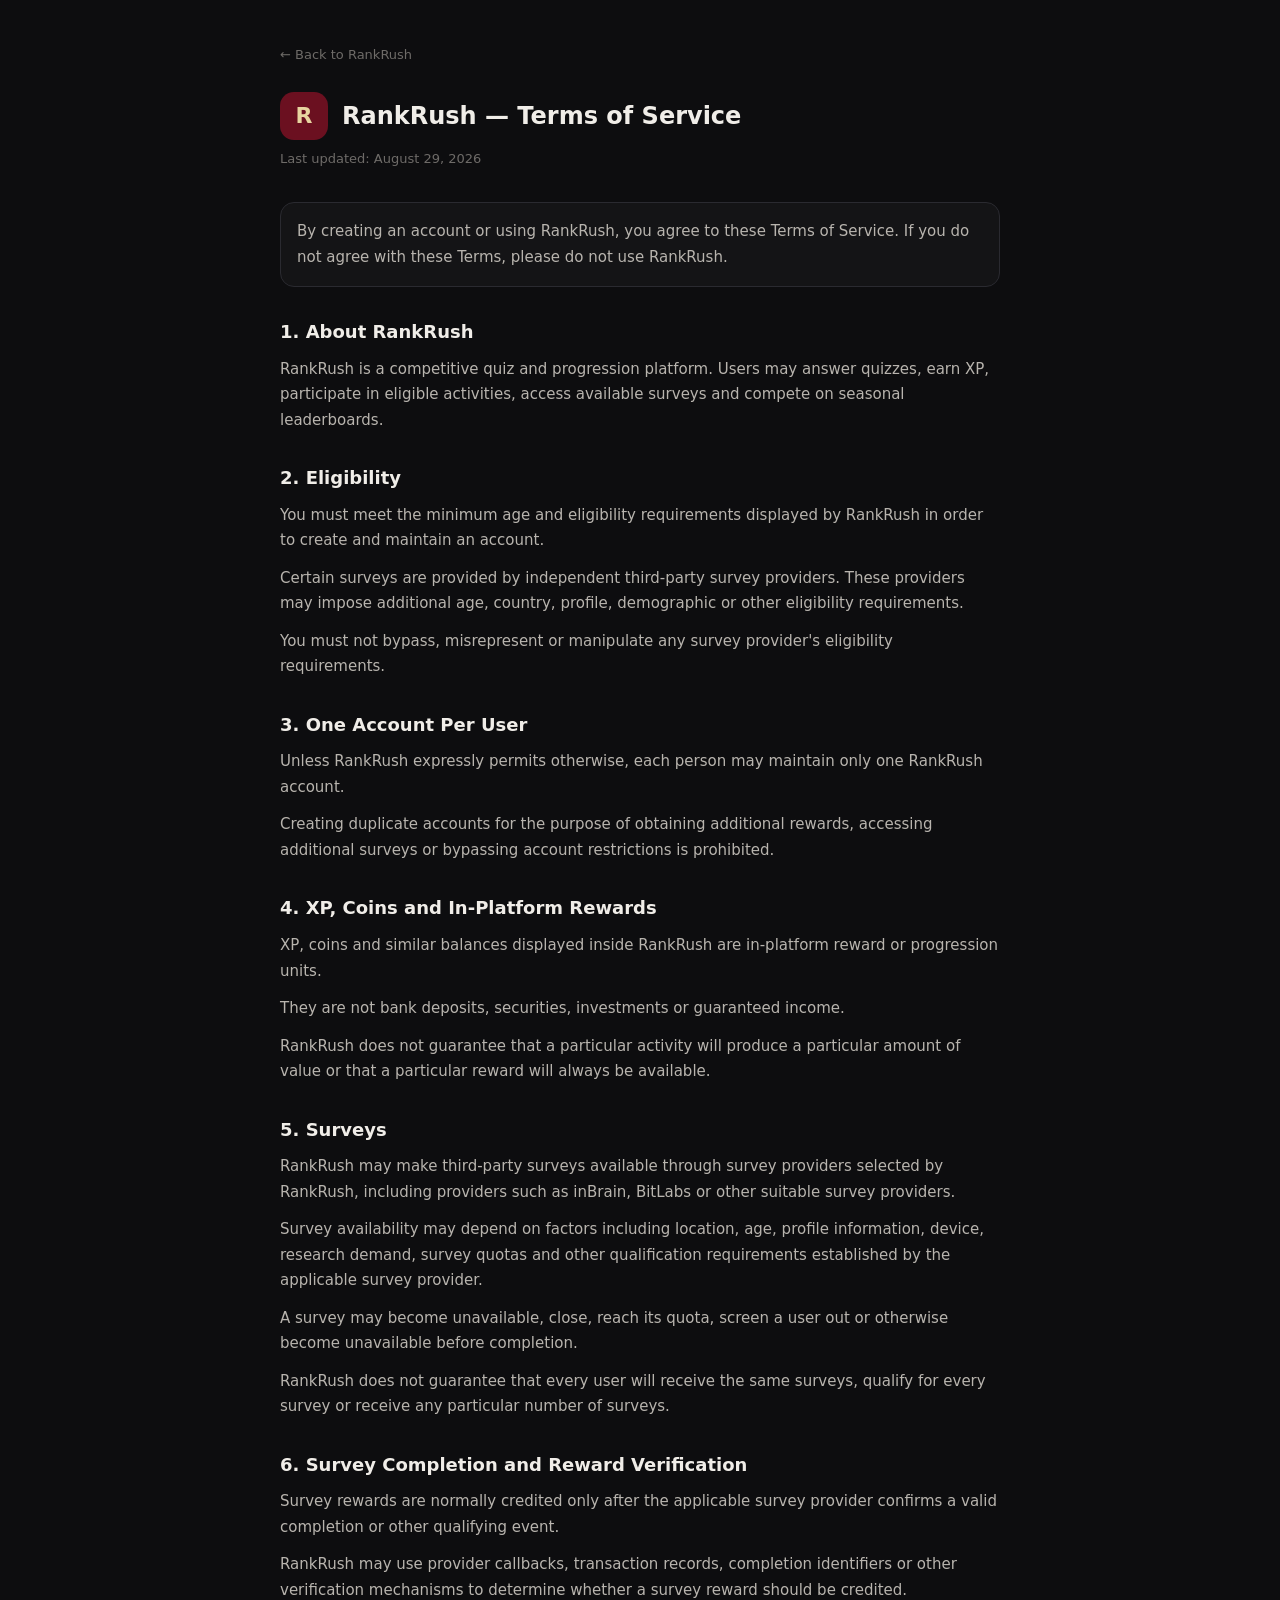
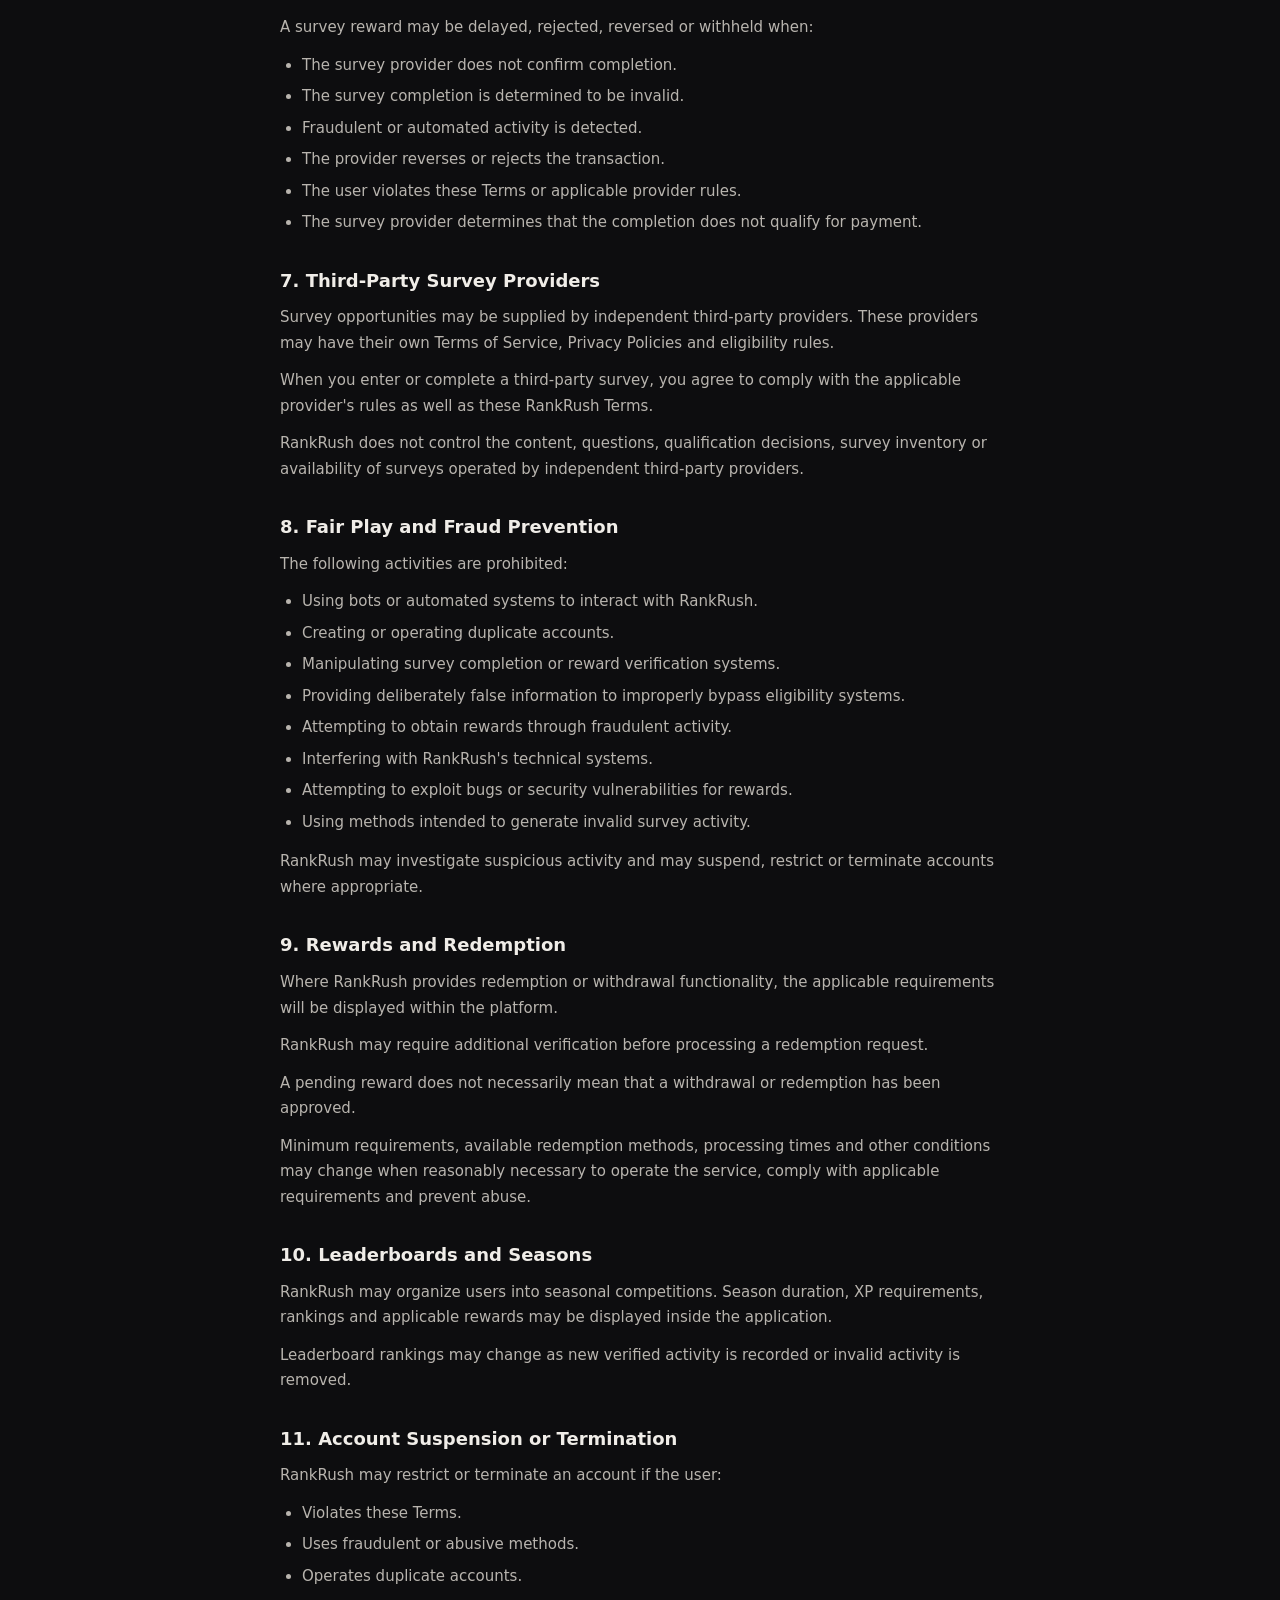
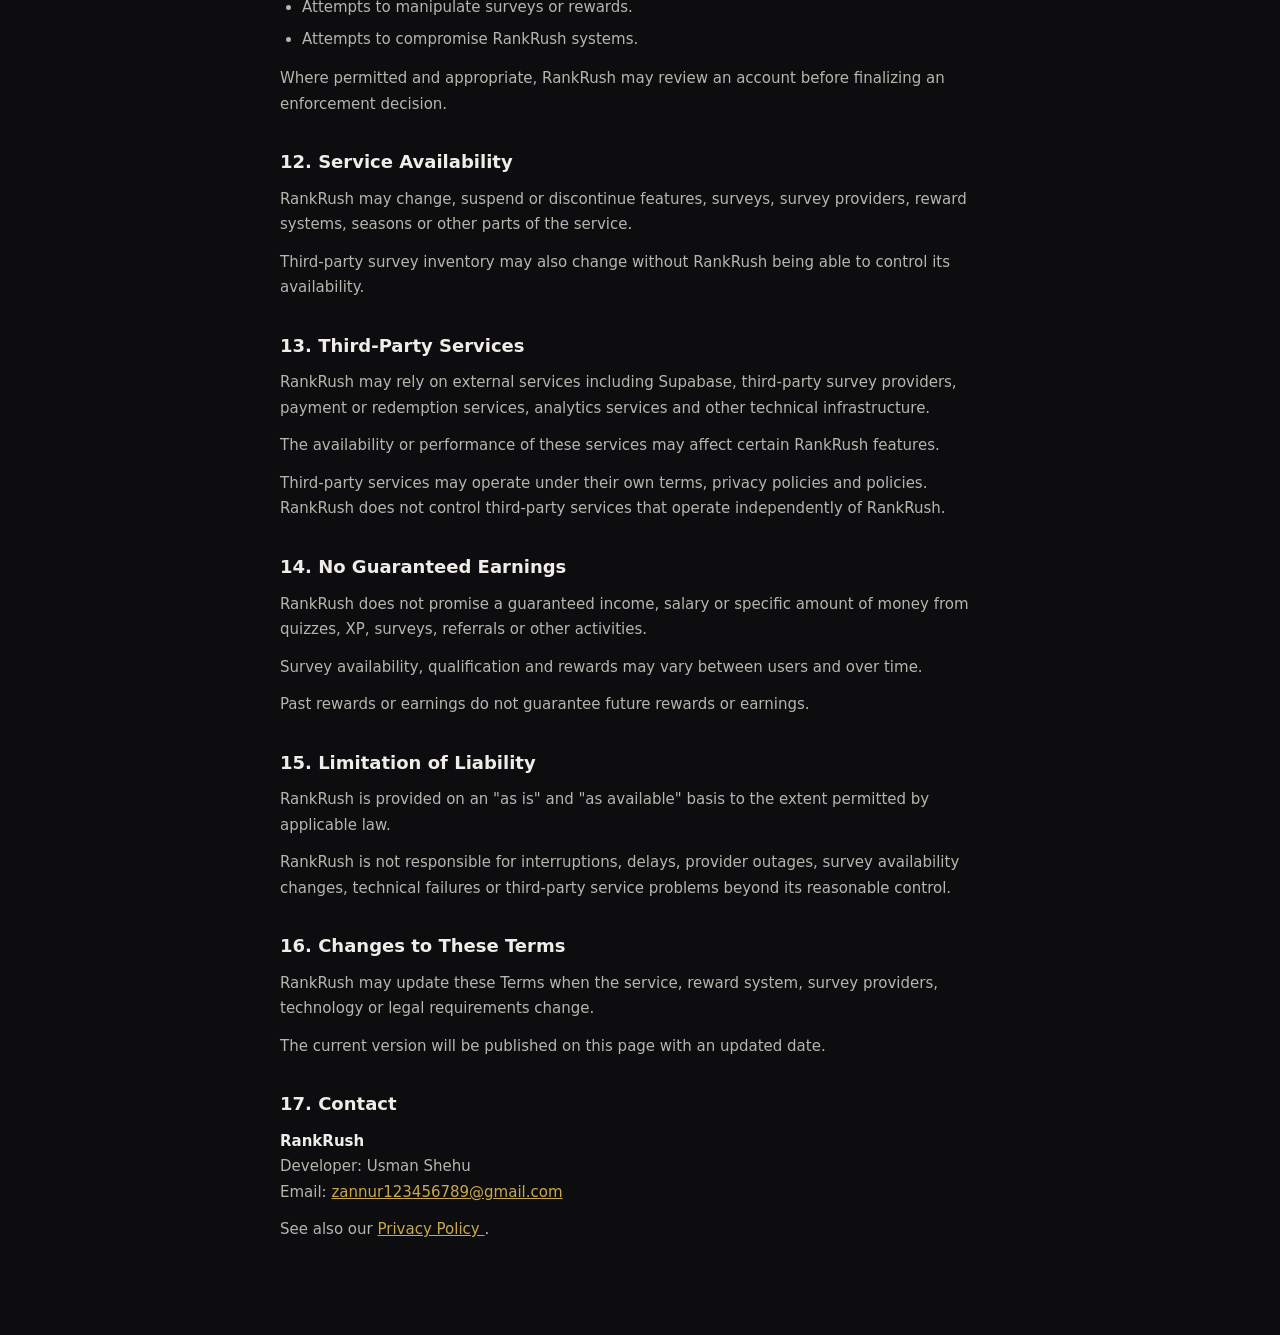
<file: landing_page/terms.html>
<!DOCTYPE html>
<html lang="en">
<head>
<meta charset="UTF-8">
<meta name="viewport" content="width=device-width, initial-scale=1.0">

<title>RankRush — Terms of Service</title>

<style>
:root{
  --bg0:#0D0D0F;
  --bg1:#141416;
  --bg2:#1C1C20;
  --border:#2A2A30;
  --text:#F0EDE8;
  --text2:#B8B4AE;
  --text3:#6E6B68;
  --gold:#C9A84C;
  --crimson:#6B1020;
}

*{
  box-sizing:border-box;
  margin:0;
  padding:0;
}

body{
  background:var(--bg0);
  color:var(--text);
  font-family:-apple-system,BlinkMacSystemFont,"Segoe UI",system-ui,sans-serif;
  line-height:1.7;
}

.wrap{
  max-width:760px;
  margin:0 auto;
  padding:40px 20px 80px;
}

.back{
  display:inline-block;
  margin-bottom:26px;
  color:var(--text3);
  font-size:13px;
  text-decoration:none;
}

.back:hover{
  color:var(--gold);
}

.hero{
  display:flex;
  align-items:center;
  gap:14px;
  margin-bottom:8px;
}

.logo{
  width:48px;
  height:48px;
  border-radius:14px;
  background:var(--crimson);
  display:flex;
  align-items:center;
  justify-content:center;
  font-size:22px;
  font-weight:800;
  color:#E8D5A0;
  flex-shrink:0;
}

h1{
  font-size:24px;
  font-weight:800;
}

.updated{
  color:var(--text3);
  font-size:13px;
  margin:6px 0 32px;
}

h2{
  font-size:18px;
  margin:30px 0 9px;
}

p{
  color:var(--text2);
  font-size:15px;
  margin-bottom:12px;
}

ul{
  margin:8px 0 14px 22px;
  color:var(--text2);
  font-size:15px;
}

li{
  margin-bottom:6px;
}

a{
  color:var(--gold);
}

.notice{
  background:var(--bg1);
  border:1px solid var(--border);
  border-radius:14px;
  padding:16px;
  margin:20px 0;
}

.notice p{
  margin:0;
}

strong{
  color:var(--text);
}
</style>
</head>

<body>

<div class="wrap">

<a class="back" href="https://rankrush-com.onrender.com/">
← Back to RankRush
</a>

<div class="hero">
  <div class="logo">R</div>
  <h1>RankRush — Terms of Service</h1>
</div>

<div class="updated">
Last updated: August 29, 2026
</div>

<div class="notice">
  <p>
    By creating an account or using RankRush, you agree to
    these Terms of Service. If you do not agree with these
    Terms, please do not use RankRush.
  </p>
</div>

<h2>1. About RankRush</h2>

<p>
RankRush is a competitive quiz and progression platform.
Users may answer quizzes, earn XP, participate in eligible
activities, access available surveys and compete on seasonal
leaderboards.
</p>

<h2>2. Eligibility</h2>

<p>
You must meet the minimum age and eligibility requirements
displayed by RankRush in order to create and maintain an account.
</p>

<p>
Certain surveys are provided by independent third-party
survey providers. These providers may impose additional
age, country, profile, demographic or other eligibility
requirements.
</p>

<p>
You must not bypass, misrepresent or manipulate any survey
provider's eligibility requirements.
</p>

<h2>3. One Account Per User</h2>

<p>
Unless RankRush expressly permits otherwise, each person may
maintain only one RankRush account.
</p>

<p>
Creating duplicate accounts for the purpose of obtaining
additional rewards, accessing additional surveys or bypassing
account restrictions is prohibited.
</p>

<h2>4. XP, Coins and In-Platform Rewards</h2>

<p>
XP, coins and similar balances displayed inside RankRush are
in-platform reward or progression units.
</p>

<p>
They are not bank deposits, securities, investments or
guaranteed income.
</p>

<p>
RankRush does not guarantee that a particular activity will
produce a particular amount of value or that a particular
reward will always be available.
</p>

<h2>5. Surveys</h2>

<p>
RankRush may make third-party surveys available through
survey providers selected by RankRush, including providers
such as inBrain, BitLabs or other suitable survey providers.
</p>

<p>
Survey availability may depend on factors including location,
age, profile information, device, research demand, survey
quotas and other qualification requirements established by
the applicable survey provider.
</p>

<p>
A survey may become unavailable, close, reach its quota,
screen a user out or otherwise become unavailable before
completion.
</p>

<p>
RankRush does not guarantee that every user will receive the
same surveys, qualify for every survey or receive any particular
number of surveys.
</p>

<h2>6. Survey Completion and Reward Verification</h2>

<p>
Survey rewards are normally credited only after the applicable
survey provider confirms a valid completion or other qualifying
event.
</p>

<p>
RankRush may use provider callbacks, transaction records,
completion identifiers or other verification mechanisms to
determine whether a survey reward should be credited.
</p>

<p>
A survey reward may be delayed, rejected, reversed or withheld
when:
</p>

<ul>
  <li>The survey provider does not confirm completion.</li>
  <li>The survey completion is determined to be invalid.</li>
  <li>Fraudulent or automated activity is detected.</li>
  <li>The provider reverses or rejects the transaction.</li>
  <li>The user violates these Terms or applicable provider rules.</li>
  <li>The survey provider determines that the completion does not qualify for payment.</li>
</ul>

<h2>7. Third-Party Survey Providers</h2>

<p>
Survey opportunities may be supplied by independent third-party
providers. These providers may have their own Terms of Service,
Privacy Policies and eligibility rules.
</p>

<p>
When you enter or complete a third-party survey, you agree to
comply with the applicable provider's rules as well as these
RankRush Terms.
</p>

<p>
RankRush does not control the content, questions, qualification
decisions, survey inventory or availability of surveys operated
by independent third-party providers.
</p>

<h2>8. Fair Play and Fraud Prevention</h2>

<p>
The following activities are prohibited:
</p>

<ul>
  <li>Using bots or automated systems to interact with RankRush.</li>
  <li>Creating or operating duplicate accounts.</li>
  <li>Manipulating survey completion or reward verification systems.</li>
  <li>Providing deliberately false information to improperly bypass eligibility systems.</li>
  <li>Attempting to obtain rewards through fraudulent activity.</li>
  <li>Interfering with RankRush's technical systems.</li>
  <li>Attempting to exploit bugs or security vulnerabilities for rewards.</li>
  <li>Using methods intended to generate invalid survey activity.</li>
</ul>

<p>
RankRush may investigate suspicious activity and may suspend,
restrict or terminate accounts where appropriate.
</p>

<h2>9. Rewards and Redemption</h2>

<p>
Where RankRush provides redemption or withdrawal functionality,
the applicable requirements will be displayed within the
platform.
</p>

<p>
RankRush may require additional verification before processing
a redemption request.
</p>

<p>
A pending reward does not necessarily mean that a withdrawal
or redemption has been approved.
</p>

<p>
Minimum requirements, available redemption methods, processing
times and other conditions may change when reasonably necessary
to operate the service, comply with applicable requirements
and prevent abuse.
</p>

<h2>10. Leaderboards and Seasons</h2>

<p>
RankRush may organize users into seasonal competitions.
Season duration, XP requirements, rankings and applicable
rewards may be displayed inside the application.
</p>

<p>
Leaderboard rankings may change as new verified activity is
recorded or invalid activity is removed.
</p>

<h2>11. Account Suspension or Termination</h2>

<p>
RankRush may restrict or terminate an account if the user:
</p>

<ul>
  <li>Violates these Terms.</li>
  <li>Uses fraudulent or abusive methods.</li>
  <li>Operates duplicate accounts.</li>
  <li>Attempts to manipulate surveys or rewards.</li>
  <li>Attempts to compromise RankRush systems.</li>
</ul>

<p>
Where permitted and appropriate, RankRush may review an account
before finalizing an enforcement decision.
</p>

<h2>12. Service Availability</h2>

<p>
RankRush may change, suspend or discontinue features, surveys,
survey providers, reward systems, seasons or other parts of
the service.
</p>

<p>
Third-party survey inventory may also change without RankRush
being able to control its availability.
</p>

<h2>13. Third-Party Services</h2>

<p>
RankRush may rely on external services including Supabase,
third-party survey providers, payment or redemption services,
analytics services and other technical infrastructure.
</p>

<p>
The availability or performance of these services may affect
certain RankRush features.
</p>

<p>
Third-party services may operate under their own terms,
privacy policies and policies. RankRush does not control
third-party services that operate independently of RankRush.
</p>

<h2>14. No Guaranteed Earnings</h2>

<p>
RankRush does not promise a guaranteed income, salary or
specific amount of money from quizzes, XP, surveys, referrals
or other activities.
</p>

<p>
Survey availability, qualification and rewards may vary between
users and over time.
</p>

<p>
Past rewards or earnings do not guarantee future rewards or
earnings.
</p>

<h2>15. Limitation of Liability</h2>

<p>
RankRush is provided on an "as is" and "as available" basis
to the extent permitted by applicable law.
</p>

<p>
RankRush is not responsible for interruptions, delays, provider
outages, survey availability changes, technical failures or
third-party service problems beyond its reasonable control.
</p>

<h2>16. Changes to These Terms</h2>

<p>
RankRush may update these Terms when the service, reward system,
survey providers, technology or legal requirements change.
</p>

<p>
The current version will be published on this page with an
updated date.
</p>

<h2>17. Contact</h2>

<p>
<strong>RankRush</strong><br>
Developer: Usman Shehu<br>
Email:
<a href="mailto:zannur123456789@gmail.com">
zannur123456789@gmail.com
</a>
</p>

<p>
See also our
<a href="https://rankrush-com.onrender.com/privacy.html">
Privacy Policy
</a>.
</p>

</div>

</body>
</html>
</file>
<file: landing_page/style/style.css>
/* =========================================================
   RESET
========================================================= */

*,*::before,*::after{
  box-sizing:border-box;
  margin:0;
  padding:0;
}

html{
  scroll-behavior:smooth;
  -webkit-text-size-adjust:100%;
}

body{
  font-family:'Inter',system-ui,sans-serif;
  background:#080A0C;
  color:#F2EDE4;
  line-height:1.6;
  overflow-x:hidden;
}

img{
  display:block;
  max-width:100%;
}

a{
  color:inherit;
  text-decoration:none;
}

button{
  cursor:pointer;
  font:inherit;
  border:none;
  background:none;
}

/* =========================================================
   COLORS
========================================================= */

:root{

  --obsidian:#080A0C;
  --steel:#0F1215;
  --steel2:#161B20;
  --steel3:#1E242B;

  --border:#252C34;
  --border2:#2E3740;

  --crimson:#9B1627;
  --crimson-bright:#B51E30;

  --gold:#C4953A;
  --gold-pale:#E8D5A0;

  --cream:#F2EDE4;
  --cream2:#C8C2B8;
  --cream3:#7A7570;

  --success:#2D7A50;

  --radius:1rem;
}

/* =========================================================
   TYPOGRAPHY
========================================================= */

.display{
  font-size:clamp(2.8rem,7vw,5.5rem);
  font-weight:700;
  line-height:1.04;
  letter-spacing:-0.03em;
}

.display-sm{
  font-size:clamp(1.8rem,4vw,3rem);
  font-weight:700;
  line-height:1.1;
  letter-spacing:-0.025em;
}

.label{
  display:block;
  font-size:.7rem;
  font-weight:600;
  letter-spacing:.12em;
  text-transform:uppercase;
  color:var(--gold);
}

.body-lg{
  font-size:1.05rem;
  color:var(--cream2);
  line-height:1.7;
}

.body{
  font-size:.9rem;
  color:var(--cream3);
  line-height:1.65;
}

/* =========================================================
   NAVIGATION
========================================================= */

nav{
  position:fixed;
  top:0;
  left:0;
  right:0;
  z-index:100;

  height:64px;

  display:flex;
  align-items:center;
  justify-content:space-between;

  padding:0 clamp(1.5rem,5vw,4rem);

  background:rgba(8,10,12,.82);
  backdrop-filter:blur(20px);
  -webkit-backdrop-filter:blur(20px);

  border-bottom:1px solid var(--border);
}

.nav-logo{
  display:flex;
  align-items:center;
  gap:10px;

  font-size:1.15rem;
  font-weight:700;
  letter-spacing:-.02em;
}

.nav-logo-mark{
  width:34px;
  height:34px;

  display:flex;
  align-items:center;
  justify-content:center;

  border-radius:9px;

  background:var(--crimson);
  color:var(--gold-pale);

  font-weight:800;

  position:relative;
}

.nav-logo-mark::after{
  content:'';
  position:absolute;
  inset:-2px;

  border-radius:11px;

  border:1px solid rgba(196,149,58,.3);
}

.nav-links{
  display:flex;
  align-items:center;
  gap:2rem;

  font-size:.85rem;
  color:var(--cream3);
}

.nav-links a:hover{
  color:var(--cream);
}

.nav-cta,
.nav-mobile-cta{
  background:var(--crimson);
  color:#fff;

  padding:.55rem 1.25rem;

  border-radius:8px;

  font-size:.85rem;
  font-weight:600;
}

.nav-cta:hover,
.nav-mobile-cta:hover{
  background:var(--crimson-bright);
}

.nav-mobile-cta{
  display:none;
}

/* =========================================================
   HERO
========================================================= */

.hero{
  min-height:100svh;

  display:flex;
  flex-direction:column;
  align-items:center;
  justify-content:center;

  padding:
    calc(64px + 4rem)
    clamp(1.5rem,5vw,4rem)
    5rem;

  position:relative;
  overflow:hidden;

  text-align:center;
}

.hero-bg{
  position:absolute;
  inset:0;

  background:
    radial-gradient(
      ellipse 70% 50% at 50% -10%,
      rgba(155,22,39,.18) 0%,
      transparent 60%
    ),
    radial-gradient(
      ellipse 40% 30% at 20% 80%,
      rgba(196,149,58,.06) 0%,
      transparent 50%
    );

  pointer-events:none;
}

.hero-grid{
  position:absolute;
  inset:0;

  background-image:
    linear-gradient(
      rgba(255,255,255,.02) 1px,
      transparent 1px
    ),
    linear-gradient(
      90deg,
      rgba(255,255,255,.02) 1px,
      transparent 1px
    );

  background-size:60px 60px;

  mask-image:
    radial-gradient(
      ellipse 80% 60% at 50% 40%,
      black,
      transparent
    );

  pointer-events:none;
}

.hero-eyebrow{
  display:inline-flex;
  align-items:center;
  gap:8px;

  background:rgba(196,149,58,.12);
  border:1px solid rgba(196,149,58,.25);

  border-radius:100px;

  padding:.35rem 1rem;
  margin-bottom:2rem;

  font-size:.78rem;
  font-weight:600;

  color:var(--gold);
}

.hero-eyebrow-dot{
  width:6px;
  height:6px;

  border-radius:50%;

  background:var(--gold);

  animation:pulse 2s ease-in-out infinite;
}

@keyframes pulse{
  0%,100%{
    opacity:1;
    transform:scale(1);
  }

  50%{
    opacity:.5;
    transform:scale(.7);
  }
}

.hero-title{
  margin-bottom:1.5rem;
  position:relative;
  z-index:1;
}

.hero-title .accent{
  color:var(--gold);
}

.hero-title .accent-red{
  color:var(--crimson-bright);
}

.hero-sub{
  max-width:560px;

  margin:0 auto 2.5rem;

  font-size:1.05rem;
  color:var(--cream2);

  line-height:1.7;
}

.hero-actions{
  display:flex;
  align-items:center;
  justify-content:center;

  gap:1rem;
  flex-wrap:wrap;

  margin-bottom:3.5rem;
}

.btn-primary,
.btn-secondary{
  display:inline-flex;
  align-items:center;
  justify-content:center;
  gap:10px;

  padding:.9rem 2rem;

  border-radius:12px;

  font-size:1rem;
  font-weight:700;

  transition:.2s;
}

.btn-primary{
  background:var(--crimson);
  color:#fff;
}

.btn-primary:hover{
  background:var(--crimson-bright);
  transform:translateY(-2px);
}

.btn-secondary{
  background:var(--steel3);
  color:var(--cream2);

  border:1px solid var(--border2);
}

.btn-secondary:hover{
  border-color:var(--cream3);
  color:var(--cream);
  transform:translateY(-2px);
}

.hero-trust{
  display:flex;
  align-items:center;
  justify-content:center;

  gap:1.5rem;
  flex-wrap:wrap;

  font-size:.8rem;
  color:var(--cream3);
}

/* =========================================================
   LEADERBOARD
========================================================= */

.ticker-section{
  position:relative;
  z-index:1;

  width:100%;
  max-width:520px;

  margin:0 auto 3.5rem;
}

.ticker-label{
  display:flex;
  align-items:center;
  justify-content:center;

  gap:8px;

  font-size:.72rem;
  font-weight:600;

  letter-spacing:.1em;
  text-transform:uppercase;

  color:var(--cream3);

  margin-bottom:10px;
}

.ticker-live-dot{
  width:7px;
  height:7px;

  border-radius:50%;

  background:#3D9E6A;

  animation:pulse 1.5s ease-in-out infinite;
}

.ticker-board{
  background:var(--steel);

  border:1px solid var(--border);

  border-radius:16px;

  overflow:hidden;
}

.ticker-row{
  display:flex;
  align-items:center;
  gap:12px;

  padding:10px 16px;

  border-bottom:1px solid var(--border);
}

.ticker-row:last-child{
  border-bottom:none;
}

.ticker-rank{
  width:28px;

  text-align:center;

  font-size:.85rem;
  font-weight:700;

  color:var(--cream3);
}

.ticker-rank.r1{
  color:var(--gold);
}

.ticker-rank.r2{
  color:#B0B0B8;
}

.ticker-rank.r3{
  color:#A0785A;
}

.ticker-av{
  width:32px;
  height:32px;

  border-radius:50%;

  display:flex;
  align-items:center;
  justify-content:center;

  font-size:.75rem;
  font-weight:700;

  color:#fff;
}

.ticker-info{
  flex:1;
  min-width:0;

  text-align:left;
}

.ticker-info strong{
  display:block;

  font-size:.88rem;
  font-weight:600;

  color:var(--cream);
}

.ticker-info span{
  font-size:.75rem;
  color:var(--cream3);
}

.ticker-xp{
  font-size:.82rem;
  font-weight:700;

  color:var(--gold);
}

/* =========================================================
   STATS
========================================================= */

.stats-strip{
  padding:4rem clamp(1.5rem,5vw,4rem);

  display:flex;

  border-top:1px solid var(--border);
  border-bottom:1px solid var(--border);

  overflow-x:auto;
}

.stat-item{
  flex:1;
  min-width:170px;

  padding:1rem 2rem;

  border-right:1px solid var(--border);

  text-align:center;
}

.stat-item:last-child{
  border-right:none;
}

.stat-val{
  font-size:clamp(1.8rem,4vw,2.8rem);

  font-weight:700;

  letter-spacing:-.03em;

  color:var(--cream);

  line-height:1;

  margin-bottom:.35rem;
}

.stat-val span{
  color:var(--gold);
}

.stat-lbl{
  font-size:.78rem;
  color:var(--cream3);
}

/* =========================================================
   GENERAL SECTION
========================================================= */

.section{
  padding:6rem clamp(1.5rem,5vw,4rem);

  max-width:1160px;

  margin:0 auto;
}

.section-header{
  text-align:center;

  margin-bottom:4rem;
}

.section-header .label{
  margin-bottom:.75rem;
}

.steps-grid{
  display:grid;

  grid-template-columns:
    repeat(auto-fit,minmax(220px,1fr));

  gap:1.5px;

  background:var(--border);

  border:1px solid var(--border);

  border-radius:20px;

  overflow:hidden;
}

.step-card{
  background:var(--steel);

  padding:2.5rem 2rem;
}

.step-card:hover{
  background:var(--steel2);
}

.step-num{
  display:block;

  font-size:.7rem;
  font-weight:700;

  letter-spacing:.12em;

  color:var(--crimson-bright);

  margin-bottom:1.25rem;
}

.step-icon{
  width:48px;
  height:48px;

  border-radius:14px;

  display:flex;
  align-items:center;
  justify-content:center;

  font-size:1.4rem;

  margin-bottom:1.25rem;

  border:1px solid var(--border2);
}

.step-title{
  font-size:1rem;
  font-weight:700;

  color:var(--cream);

  margin-bottom:.5rem;
}

.step-body{
  font-size:.85rem;
  color:var(--cream3);

  line-height:1.6;
}

/* =========================================================
   ACTIVITIES
========================================================= */

.activities-section{
  padding:6rem clamp(1.5rem,5vw,4rem);

  background:var(--steel);

  border-top:1px solid var(--border);
  border-bottom:1px solid var(--border);
}

.activities-inner{
  max-width:1160px;
  margin:0 auto;
}

.activities-grid{
  display:grid;

  grid-template-columns:
    repeat(auto-fit,minmax(180px,1fr));

  gap:1rem;

  margin-top:3rem;
}

.act-card{
  background:var(--steel2);

  border:1px solid var(--border);

  border-radius:18px;

  padding:1.75rem 1.5rem;
}

.act-card-icon{
  width:52px;
  height:52px;

  border-radius:15px;

  display:flex;
  align-items:center;
  justify-content:center;

  font-size:1.5rem;

  margin-bottom:1.25rem;
}

.act-card-name{
  font-size:.95rem;
  font-weight:700;

  color:var(--cream);

  margin-bottom:.35rem;
}

.act-card-desc{
  font-size:.8rem;
  color:var(--cream3);

  line-height:1.55;
}

.act-card-badge{
  display:inline-flex;

  margin-top:.85rem;

  background:rgba(196,149,58,.12);

  border:1px solid rgba(196,149,58,.2);

  border-radius:100px;

  padding:.25rem .75rem;

  font-size:.7rem;
  font-weight:600;

  color:var(--gold);
}

/* =========================================================
   REWARDS INFORMATION
========================================================= */

.rewards-section{
  padding:6rem clamp(1.5rem,5vw,4rem);

  max-width:1160px;

  margin:0 auto;
}

.rewards-box{
  background:var(--steel);

  border:1px solid var(--border);

  border-radius:24px;

  padding:3rem;

  display:grid;

  grid-template-columns:1fr 1fr;

  gap:4rem;

  align-items:center;
}

.reward-list{
  display:flex;
  flex-direction:column;

  gap:1rem;

  margin-top:2rem;
}

.reward-item{
  display:flex;
  align-items:flex-start;

  gap:14px;
}

.reward-check{
  width:25px;
  height:25px;

  border-radius:50%;

  display:flex;
  align-items:center;
  justify-content:center;

  flex-shrink:0;

  background:rgba(61,158,106,.12);

  border:1px solid rgba(61,158,106,.25);

  color:#5CBF8A;
}

.reward-item strong{
  display:block;

  font-size:.9rem;

  color:var(--cream);

  margin-bottom:.15rem;
}

.reward-item span{
  font-size:.82rem;

  color:var(--cream3);
}

.disclosure-box{
  background:var(--steel2);

  border:1px solid var(--border);

  border-radius:18px;

  padding:2rem;
}

.disclosure-box h3{
  font-size:1rem;

  color:var(--cream);

  margin-bottom:1rem;
}

.disclosure-box p{
  font-size:.85rem;

  color:var(--cream3);

  line-height:1.7;

  margin-bottom:1rem;
}

.disclosure-box p:last-child{
  margin-bottom:0;
}

/* =========================================================
   SEASON
========================================================= */

.season-section{
  padding:6rem clamp(1.5rem,5vw,4rem);

  background:rgba(155,22,39,.08);

  border-top:1px solid rgba(155,22,39,.3);
  border-bottom:1px solid rgba(155,22,39,.3);

  text-align:center;
}

.season-inner{
  max-width:680px;

  margin:0 auto;
}

.season-info{
  background:var(--steel);

  border:1px solid var(--border);

  border-radius:20px;

  padding:2rem;

  margin:2.5rem auto;

  text-align:left;
}

.season-info p{
  color:var(--cream3);

  font-size:.9rem;

  line-height:1.7;

  margin-bottom:1rem;
}

.season-info p:last-child{
  margin-bottom:0;
}

/* =========================================================
   FAQ
========================================================= */

.faq-section{
  padding:6rem clamp(1.5rem,5vw,4rem);

  max-width:900px;

  margin:0 auto;
}

.faq-list{
  display:flex;

  flex-direction:column;

  gap:1rem;

  margin-top:3rem;
}

.faq-item{
  background:var(--steel);

  border:1px solid var(--border);

  border-radius:16px;

  overflow:hidden;
}

.faq-question{
  width:100%;

  padding:1.25rem 1.5rem;

  display:flex;

  align-items:center;

  justify-content:space-between;

  gap:1rem;

  color:var(--cream);

  font-size:.95rem;

  font-weight:600;

  text-align:left;
}

.faq-answer{
  display:none;

  padding:0 1.5rem 1.5rem;

  color:var(--cream3);

  font-size:.85rem;

  line-height:1.7;
}

.faq-item.open .faq-answer{
  display:block;
}

.faq-plus{
  color:var(--gold);

  font-size:1.2rem;

  flex-shrink:0;
}

/* =========================================================
   DOWNLOAD
========================================================= */

.download-section{
  padding:8rem clamp(1.5rem,5vw,4rem);

  text-align:center;

  position:relative;

  overflow:hidden;
}

.download-section::before{
  content:'';

  position:absolute;

  inset:0;

  background:
    radial-gradient(
      ellipse 60% 50% at 50% 50%,
      rgba(155,22,39,.12) 0%,
      transparent 70%
    );

  pointer-events:none;
}

.download-inner{
  max-width:620px;

  margin:0 auto;

  position:relative;

  z-index:1;
}

.download-actions{
  display:flex;

  justify-content:center;

  gap:1rem;

  flex-wrap:wrap;

  margin-top:2rem;
}

.download-note{
  font-size:.78rem;

  color:var(--cream3);

  margin-top:1rem;
}

/* =========================================================
   FOOTER
========================================================= */

footer{
  border-top:1px solid var(--border);

  padding:3rem clamp(1.5rem,5vw,4rem);

  display:flex;

  align-items:center;

  justify-content:space-between;

  flex-wrap:wrap;

  gap:1.5rem;
}

.footer-left{
  display:flex;

  align-items:center;

  gap:1.5rem;

  flex-wrap:wrap;
}

.footer-copy{
  font-size:.78rem;

  color:var(--cream3);
}

.footer-links{
  display:flex;

  gap:1.5rem;

  flex-wrap:wrap;
}

.footer-links a{
  font-size:.78rem;

  color:var(--cream3);
}

.footer-links a:hover{
  color:var(--cream);
}

.footer-right{
  font-size:.78rem;

  color:var(--cream3);
}

/* =========================================================
   REVEAL
========================================================= */

.reveal{
  opacity:0;

  transform:translateY(28px);

  transition:
    opacity .65s ease,
    transform .65s ease;
}

.reveal.visible{
  opacity:1;

  transform:translateY(0);
}

/* =========================================================
   RESPONSIVE
========================================================= */

@media(max-width:860px){

  .nav-links,
  .nav-cta{
    display:none;
  }

  .nav-mobile-cta{
    display:flex;
  }

  .rewards-box{
    grid-template-columns:1fr;

    gap:2rem;

    padding:2rem;
  }

  .stat-item{
    min-width:150px;

    padding:1rem;
  }
}

@media(max-width:560px){

  .hero-actions{
    flex-direction:column;

    align-items:stretch;

    max-width:320px;

    margin-left:auto;
    margin-right:auto;
  }

  .hero-trust{
    flex-direction:column;

    gap:.6rem;
  }

  .download-actions{
    flex-direction:column;

    align-items:stretch;

    max-width:320px;

    margin-left:auto;
    margin-right:auto;
  }

  .rewards-box{
    padding:1.5rem;
  }

  footer{
    flex-direction:column;

    align-items:flex-start;
  }
}

@media(prefers-reduced-motion:reduce){

  *{
    animation-duration:.01ms!important;

    transition-duration:.01ms!important;
  }

  .reveal{
    opacity:1;

    transform:none;
  }
}
</file>
